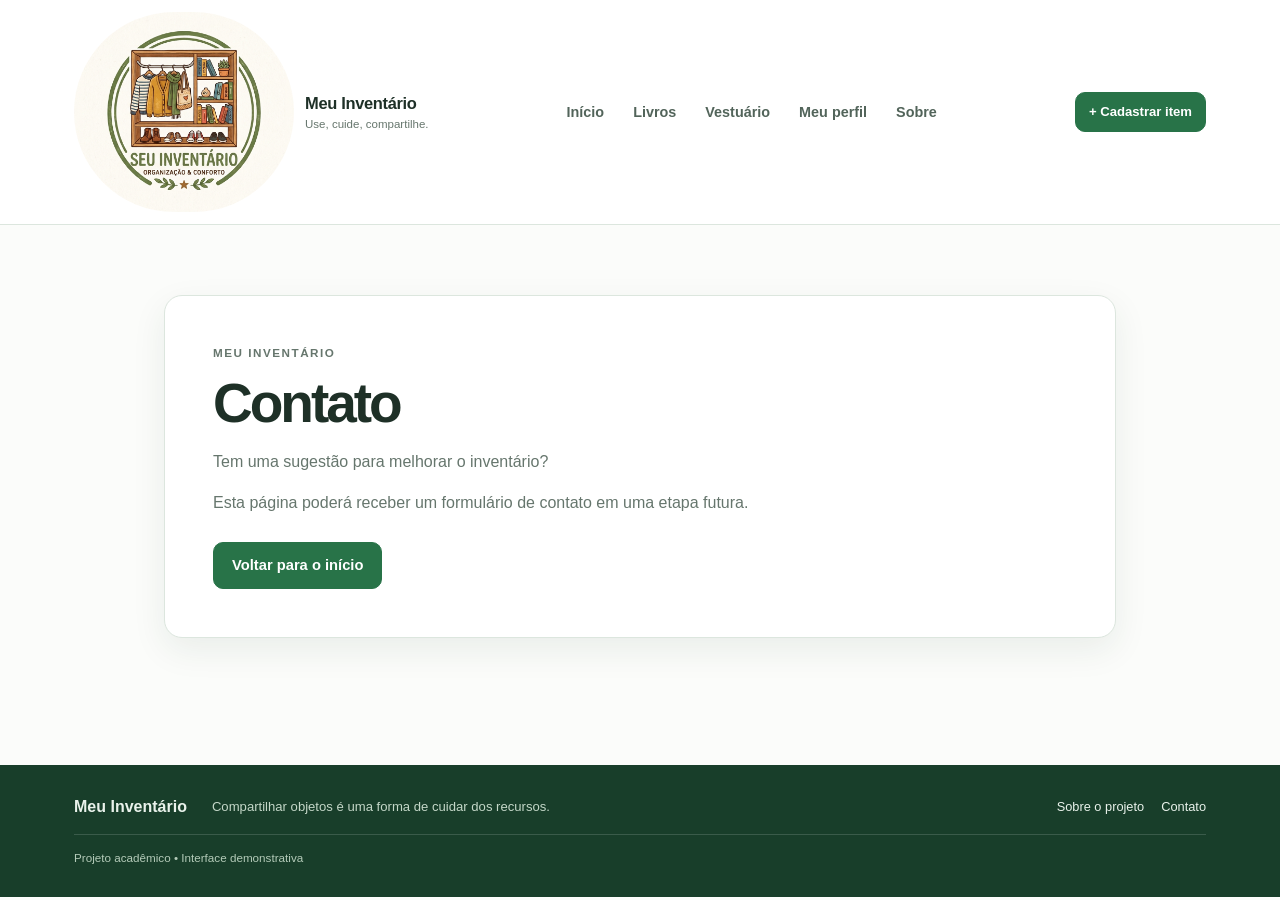
<file: contato.html>
<!DOCTYPE html>
<html lang="pt-BR">
<head>
  <meta charset="UTF-8">
  <meta name="viewport" content="width=device-width, initial-scale=1.0">
  <title>Contato | Meu Inventário</title>
  <link rel="stylesheet" href="style.css">
</head>
<body>
  <a class="skip-link" href="#conteudo">Pular para o conteúdo</a>
  <header class="site-header">
    <div class="header-inner">
      <a class="brand" href="index.html"><img src="imagens/logo.jpg" alt="" class="brand-logo"><span class="brand-copy"><strong>Meu Inventário</strong><small>Use, cuide, compartilhe.</small></span></a>
      <nav class="main-nav" aria-label="Navegação principal">
        <a class="nav-link" href="index.html">Início</a><a class="nav-link " href="livros.html">Livros</a><a class="nav-link " href="vestuario.html">Vestuário</a><a class="nav-link " href="perfil.html">Meu perfil</a><a class="nav-link " href="sobre.html">Sobre</a>
      </nav>
      <a class="button button-small" href="index.html#cadastro">+ Cadastrar item</a>
    </div>
  </header>
  <main id="conteudo" class="simple-page">
    <section class="simple-panel">
      <p class="eyebrow">MEU INVENTÁRIO</p>
      <h1>Contato</h1>
      <p>Tem uma sugestão para melhorar o inventário?</p>
      <p>Esta página poderá receber um formulário de contato em uma etapa futura.</p>
      <a class="button" href="index.html">Voltar para o início</a>
    </section>
  </main>
  <footer class="site-footer"><div class="footer-inner"><a class="footer-brand" href="index.html">Meu Inventário</a><p>Compartilhar objetos é uma forma de cuidar dos recursos.</p><nav aria-label="Links do rodapé"><a href="sobre.html">Sobre o projeto</a><a href="contato.html">Contato</a></nav><small>Projeto acadêmico • Interface demonstrativa</small></div></footer>
</body>
</html>
</file>
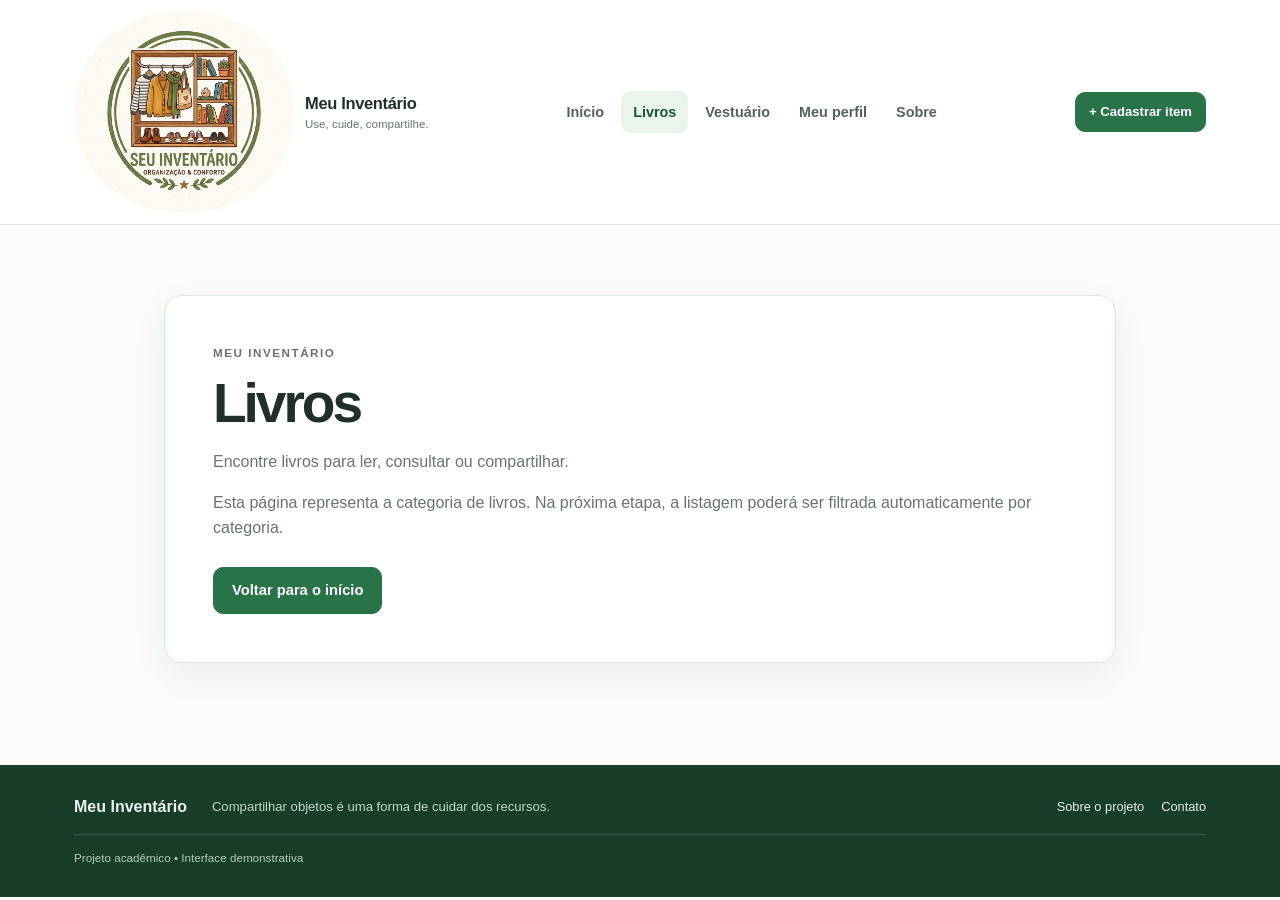
<file: livros.html>
<!DOCTYPE html>
<html lang="pt-BR">
<head>
  <meta charset="UTF-8">
  <meta name="viewport" content="width=device-width, initial-scale=1.0">
  <title>Livros | Meu Inventário</title>
  <link rel="stylesheet" href="style.css">
</head>
<body>
  <a class="skip-link" href="#conteudo">Pular para o conteúdo</a>
  <header class="site-header">
    <div class="header-inner">
      <a class="brand" href="index.html"><img src="imagens/logo.jpg" alt="" class="brand-logo"><span class="brand-copy"><strong>Meu Inventário</strong><small>Use, cuide, compartilhe.</small></span></a>
      <nav class="main-nav" aria-label="Navegação principal">
        <a class="nav-link" href="index.html">Início</a><a class="nav-link active" href="livros.html">Livros</a><a class="nav-link " href="vestuario.html">Vestuário</a><a class="nav-link " href="perfil.html">Meu perfil</a><a class="nav-link " href="sobre.html">Sobre</a>
      </nav>
      <a class="button button-small" href="index.html#cadastro">+ Cadastrar item</a>
    </div>
  </header>
  <main id="conteudo" class="simple-page">
    <section class="simple-panel">
      <p class="eyebrow">MEU INVENTÁRIO</p>
      <h1>Livros</h1>
      <p>Encontre livros para ler, consultar ou compartilhar.</p>
      <p>Esta página representa a categoria de livros. Na próxima etapa, a listagem poderá ser filtrada automaticamente por categoria.</p>
      <a class="button" href="index.html">Voltar para o início</a>
    </section>
  </main>
  <footer class="site-footer"><div class="footer-inner"><a class="footer-brand" href="index.html">Meu Inventário</a><p>Compartilhar objetos é uma forma de cuidar dos recursos.</p><nav aria-label="Links do rodapé"><a href="sobre.html">Sobre o projeto</a><a href="contato.html">Contato</a></nav><small>Projeto acadêmico • Interface demonstrativa</small></div></footer>
</body>
</html>
</file>
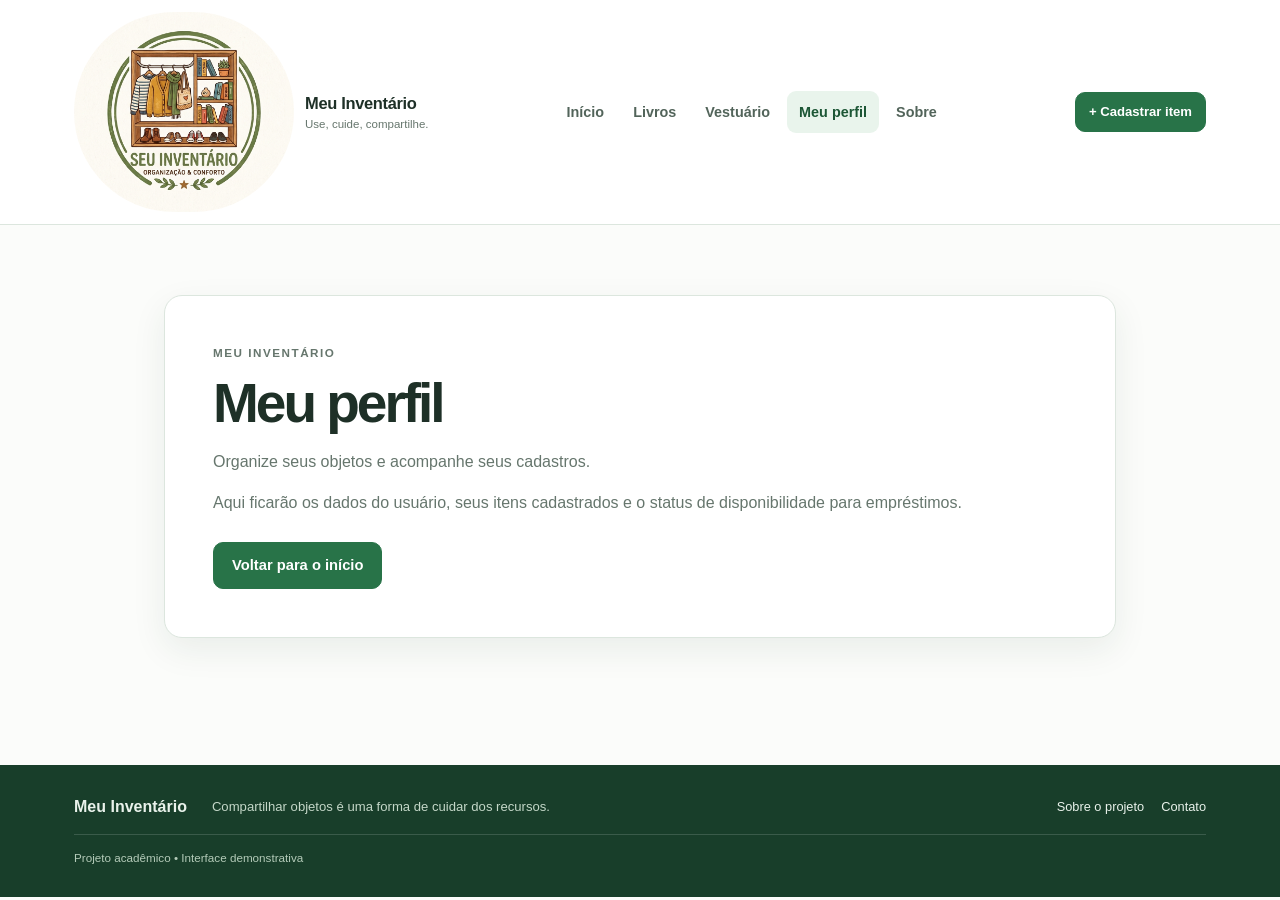
<file: perfil.html>
<!DOCTYPE html>
<html lang="pt-BR">
<head>
  <meta charset="UTF-8">
  <meta name="viewport" content="width=device-width, initial-scale=1.0">
  <title>Meu perfil | Meu Inventário</title>
  <link rel="stylesheet" href="style.css">
</head>
<body>
  <a class="skip-link" href="#conteudo">Pular para o conteúdo</a>
  <header class="site-header">
    <div class="header-inner">
      <a class="brand" href="index.html"><img src="imagens/logo.jpg" alt="" class="brand-logo"><span class="brand-copy"><strong>Meu Inventário</strong><small>Use, cuide, compartilhe.</small></span></a>
      <nav class="main-nav" aria-label="Navegação principal">
        <a class="nav-link" href="index.html">Início</a><a class="nav-link " href="livros.html">Livros</a><a class="nav-link " href="vestuario.html">Vestuário</a><a class="nav-link active" href="perfil.html">Meu perfil</a><a class="nav-link " href="sobre.html">Sobre</a>
      </nav>
      <a class="button button-small" href="index.html#cadastro">+ Cadastrar item</a>
    </div>
  </header>
  <main id="conteudo" class="simple-page">
    <section class="simple-panel">
      <p class="eyebrow">MEU INVENTÁRIO</p>
      <h1>Meu perfil</h1>
      <p>Organize seus objetos e acompanhe seus cadastros.</p>
      <p>Aqui ficarão os dados do usuário, seus itens cadastrados e o status de disponibilidade para empréstimos.</p>
      <a class="button" href="index.html">Voltar para o início</a>
    </section>
  </main>
  <footer class="site-footer"><div class="footer-inner"><a class="footer-brand" href="index.html">Meu Inventário</a><p>Compartilhar objetos é uma forma de cuidar dos recursos.</p><nav aria-label="Links do rodapé"><a href="sobre.html">Sobre o projeto</a><a href="contato.html">Contato</a></nav><small>Projeto acadêmico • Interface demonstrativa</small></div></footer>
</body>
</html>
</file>
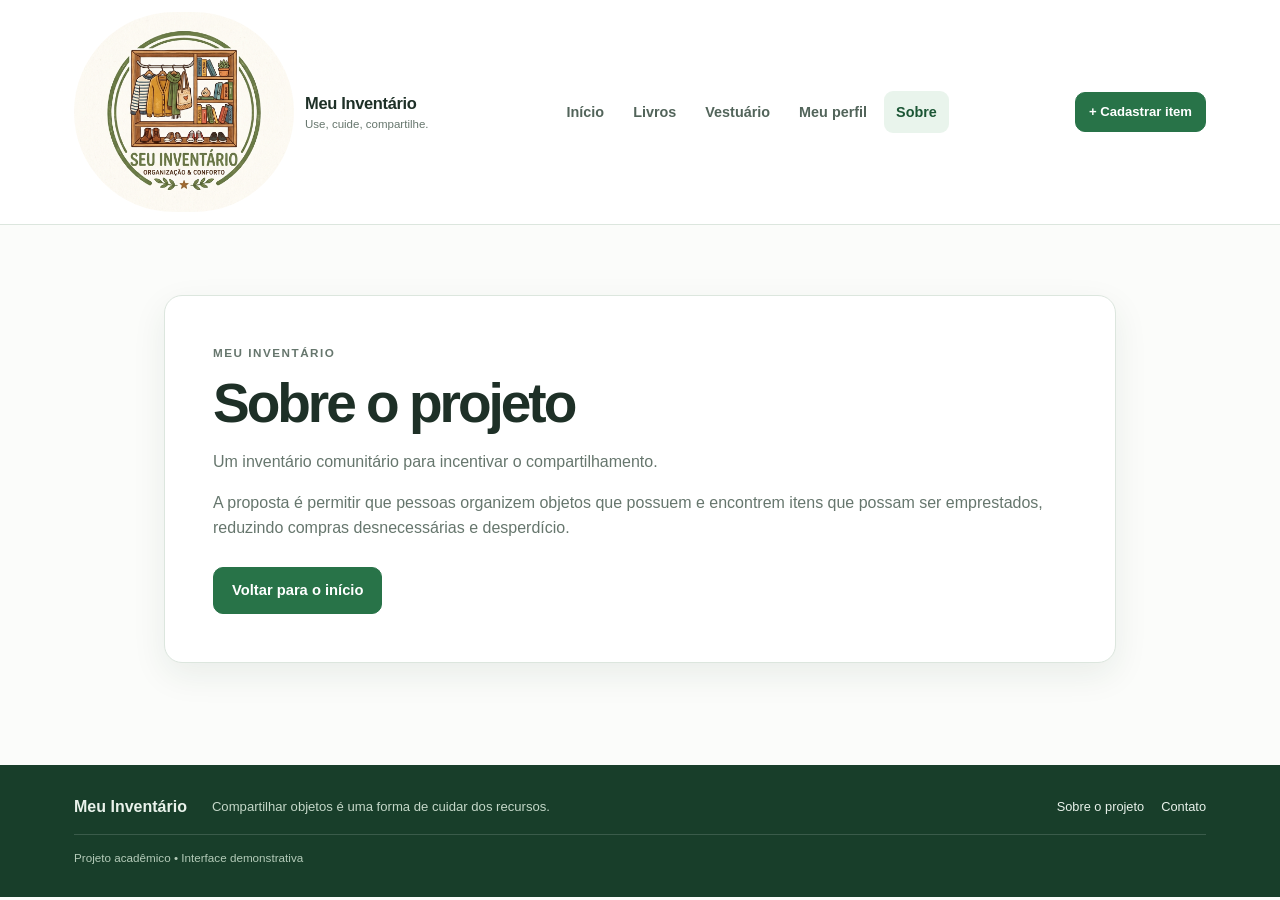
<file: sobre.html>
<!DOCTYPE html>
<html lang="pt-BR">
<head>
  <meta charset="UTF-8">
  <meta name="viewport" content="width=device-width, initial-scale=1.0">
  <title>Sobre o projeto | Meu Inventário</title>
  <link rel="stylesheet" href="style.css">
</head>
<body>
  <a class="skip-link" href="#conteudo">Pular para o conteúdo</a>
  <header class="site-header">
    <div class="header-inner">
      <a class="brand" href="index.html"><img src="imagens/logo.jpg" alt="" class="brand-logo"><span class="brand-copy"><strong>Meu Inventário</strong><small>Use, cuide, compartilhe.</small></span></a>
      <nav class="main-nav" aria-label="Navegação principal">
        <a class="nav-link" href="index.html">Início</a><a class="nav-link " href="livros.html">Livros</a><a class="nav-link " href="vestuario.html">Vestuário</a><a class="nav-link " href="perfil.html">Meu perfil</a><a class="nav-link active" href="sobre.html">Sobre</a>
      </nav>
      <a class="button button-small" href="index.html#cadastro">+ Cadastrar item</a>
    </div>
  </header>
  <main id="conteudo" class="simple-page">
    <section class="simple-panel">
      <p class="eyebrow">MEU INVENTÁRIO</p>
      <h1>Sobre o projeto</h1>
      <p>Um inventário comunitário para incentivar o compartilhamento.</p>
      <p>A proposta é permitir que pessoas organizem objetos que possuem e encontrem itens que possam ser emprestados, reduzindo compras desnecessárias e desperdício.</p>
      <a class="button" href="index.html">Voltar para o início</a>
    </section>
  </main>
  <footer class="site-footer"><div class="footer-inner"><a class="footer-brand" href="index.html">Meu Inventário</a><p>Compartilhar objetos é uma forma de cuidar dos recursos.</p><nav aria-label="Links do rodapé"><a href="sobre.html">Sobre o projeto</a><a href="contato.html">Contato</a></nav><small>Projeto acadêmico • Interface demonstrativa</small></div></footer>
</body>
</html>
</file>
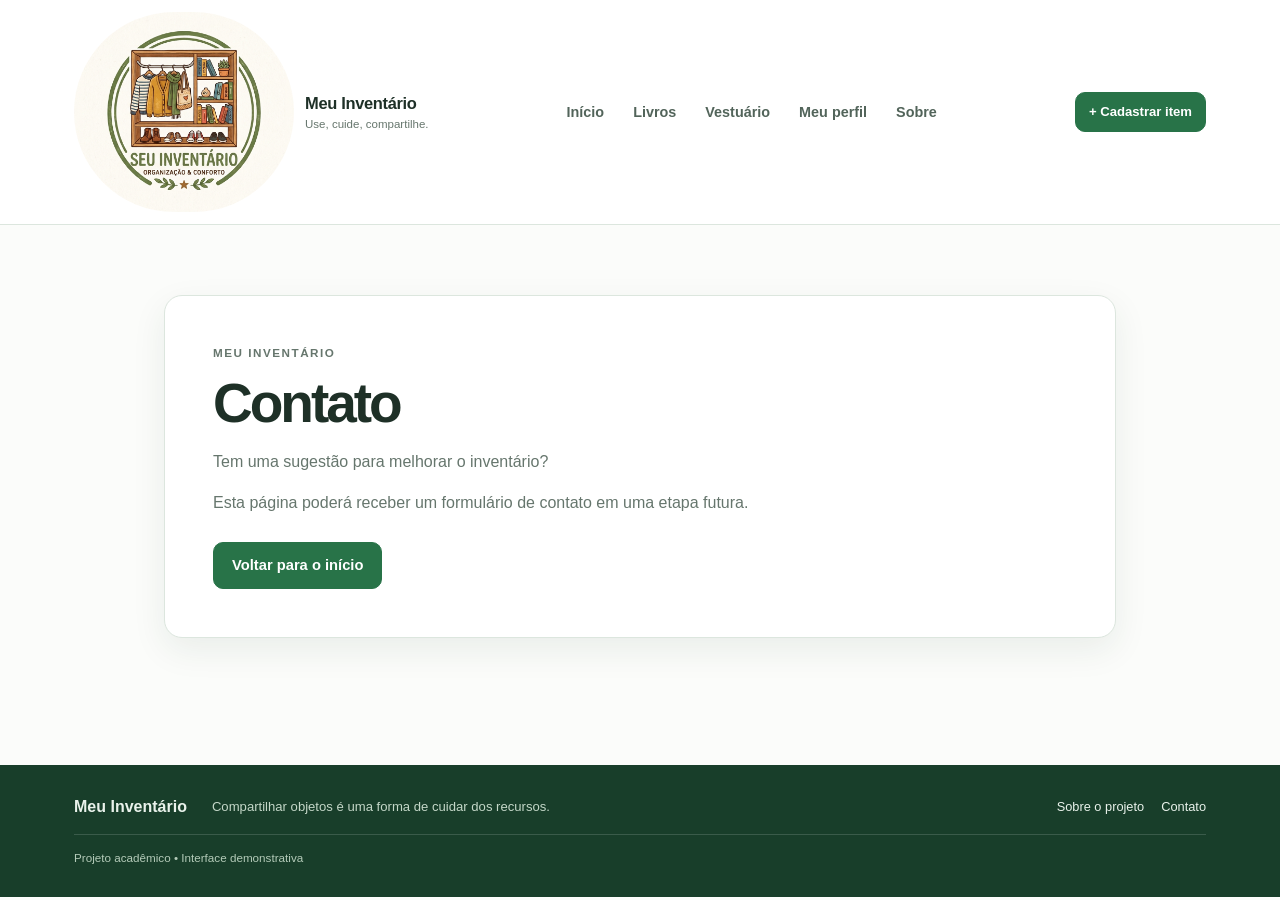
<file: html/contato.html>
<!DOCTYPE html>
<html lang="pt-BR">
<head>
  <meta charset="UTF-8">
  <meta name="viewport" content="width=device-width, initial-scale=1.0">
  <title>Contato | Meu Inventário</title>
  <link rel="stylesheet" href="../css/style.css">
</head>
<body>
  <a class="skip-link" href="#conteudo">Pular para o conteúdo</a>
  <header class="site-header">
    <div class="header-inner">
      <a class="brand" href="index.html"><img src="/imagens/logo.jpg" alt="" class="brand-logo"><span class="brand-copy"><strong>Meu Inventário</strong><small>Use, cuide, compartilhe.</small></span></a>
      <nav class="main-nav" aria-label="Navegação principal">
        <a class="nav-link" href="index.html">Início</a><a class="nav-link " href="livros.html">Livros</a><a class="nav-link " href="vestuario.html">Vestuário</a><a class="nav-link " href="perfil.html">Meu perfil</a><a class="nav-link " href="sobre.html">Sobre</a>
      </nav>
      <a class="button button-small" href="index.html#cadastro">+ Cadastrar item</a>
    </div>
  </header>
  <main id="conteudo" class="simple-page">
    <section class="simple-panel">
      <p class="eyebrow">MEU INVENTÁRIO</p>
      <h1>Contato</h1>
      <p>Tem uma sugestão para melhorar o inventário?</p>
      <p>Esta página poderá receber um formulário de contato em uma etapa futura.</p>
      <a class="button" href="index.html">Voltar para o início</a>
    </section>
  </main>
  <footer class="site-footer"><div class="footer-inner"><a class="footer-brand" href="index.html">Meu Inventário</a><p>Compartilhar objetos é uma forma de cuidar dos recursos.</p><nav aria-label="Links do rodapé"><a href="sobre.html">Sobre o projeto</a><a href="contato.html">Contato</a></nav><small>Projeto acadêmico • Interface demonstrativa</small></div></footer>
</body>
</html>
</file>
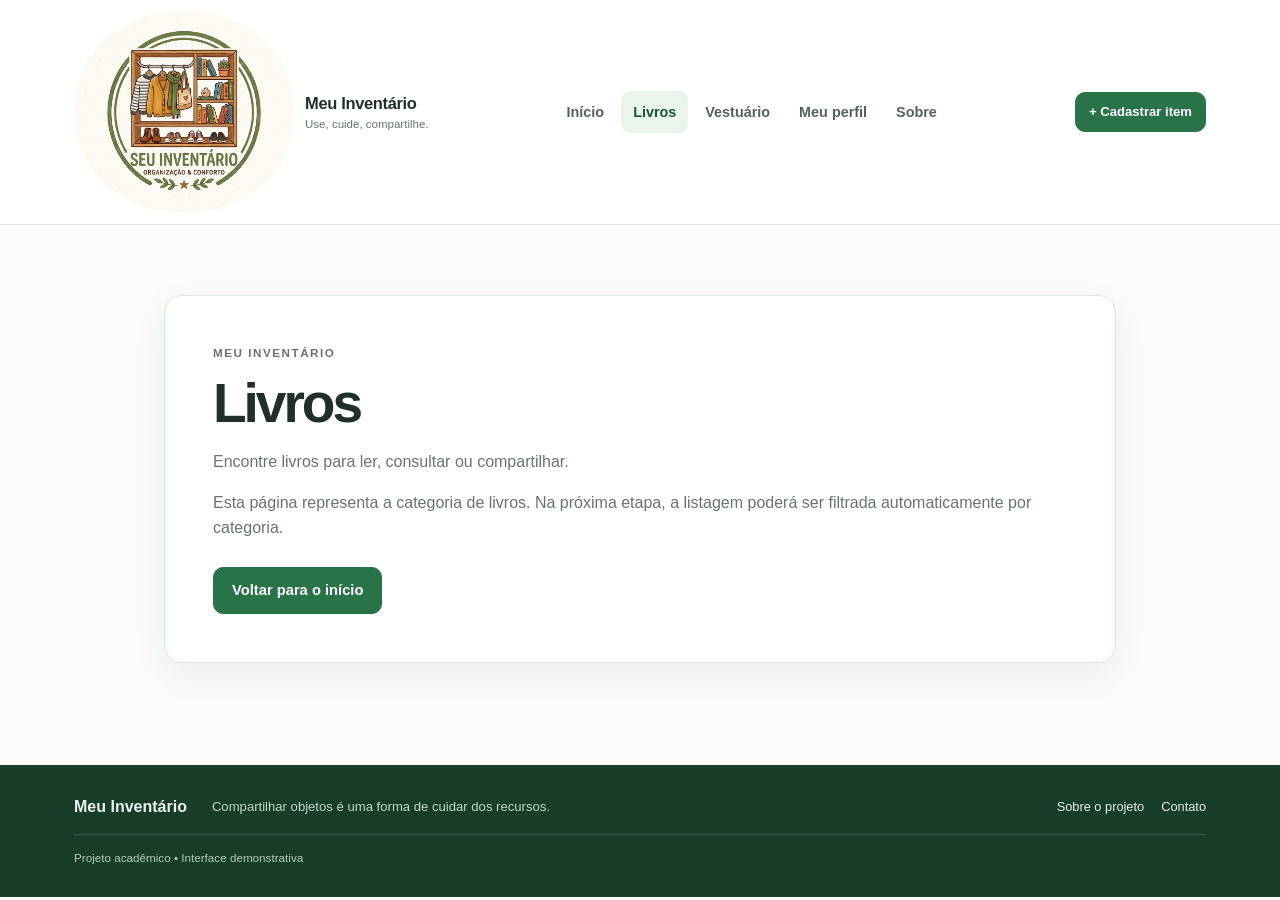
<file: html/livros.html>
<!DOCTYPE html>
<html lang="pt-BR">
<head>
  <meta charset="UTF-8">
  <meta name="viewport" content="width=device-width, initial-scale=1.0">
  <title>Livros | Meu Inventário</title>
  <link rel="stylesheet" href="../css/style.css">
</head>
<body>
  <a class="skip-link" href="#conteudo">Pular para o conteúdo</a>
  <header class="site-header">
    <div class="header-inner">
      <a class="brand" href="index.html"><img src="/imagens/logo.jpg" alt="" class="brand-logo"><span class="brand-copy"><strong>Meu Inventário</strong><small>Use, cuide, compartilhe.</small></span></a>
      <nav class="main-nav" aria-label="Navegação principal">
        <a class="nav-link" href="index.html">Início</a><a class="nav-link active" href="livros.html">Livros</a><a class="nav-link " href="vestuario.html">Vestuário</a><a class="nav-link " href="perfil.html">Meu perfil</a><a class="nav-link " href="sobre.html">Sobre</a>
      </nav>
      <a class="button button-small" href="index.html#cadastro">+ Cadastrar item</a>
    </div>
  </header>
  <main id="conteudo" class="simple-page">
    <section class="simple-panel">
      <p class="eyebrow">MEU INVENTÁRIO</p>
      <h1>Livros</h1>
      <p>Encontre livros para ler, consultar ou compartilhar.</p>
      <p>Esta página representa a categoria de livros. Na próxima etapa, a listagem poderá ser filtrada automaticamente por categoria.</p>
      <a class="button" href="index.html">Voltar para o início</a>
    </section>
  </main>
  <footer class="site-footer"><div class="footer-inner"><a class="footer-brand" href="index.html">Meu Inventário</a><p>Compartilhar objetos é uma forma de cuidar dos recursos.</p><nav aria-label="Links do rodapé"><a href="sobre.html">Sobre o projeto</a><a href="contato.html">Contato</a></nav><small>Projeto acadêmico • Interface demonstrativa</small></div></footer>
</body>
</html>
</file>
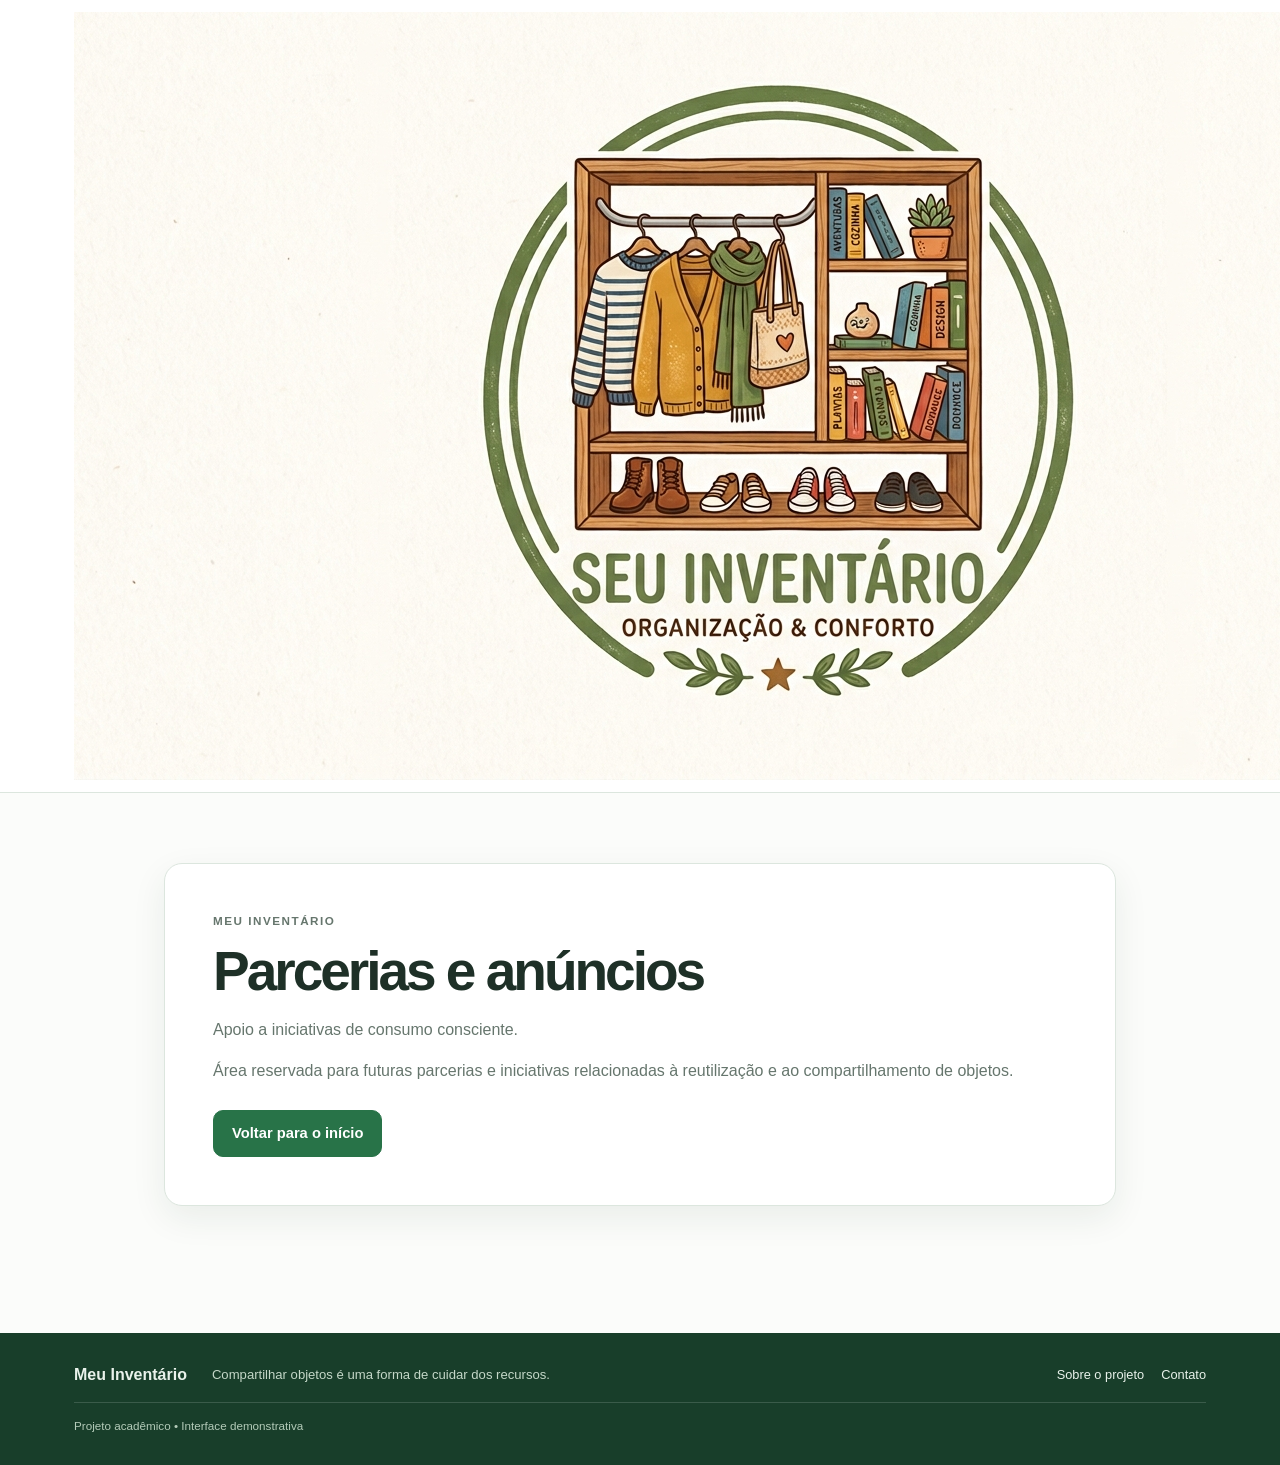
<file: html/patrocinios.html>
<!DOCTYPE html>
<html lang="pt-BR">
<head>
  <meta charset="UTF-8">
  <meta name="viewport" content="width=device-width, initial-scale=1.0">
  <title>Parcerias e anúncios | Meu Inventário</title>
  <link rel="stylesheet" href="../css/style.css">
</head>
<body>
  <a class="skip-link" href="#conteudo">Pular para o conteúdo</a>
  <header class="site-header">
    <div class="header-inner">
      <a class="brand" href="index.html"><img src="../imagens/logo.jpg">ass="brand-copy"><strong>Meu Inventário</strong><small>Use, cuide, compartilhe.</small></span></a>
      <nav class="main-nav" aria-label="Navegação principal">
        <a class="nav-link" href="index.html">Início</a><a class="nav-link " href="livros.html">Livros</a><a class="nav-link " href="vestuario.html">Vestuário</a><a class="nav-link " href="perfil.html">Meu perfil</a><a class="nav-link " href="sobre.html">Sobre</a>
      </nav>
      <a class="button button-small" href="index.html#cadastro">+ Cadastrar item</a>
    </div>
  </header>
  <main id="conteudo" class="simple-page">
    <section class="simple-panel">
      <p class="eyebrow">MEU INVENTÁRIO</p>
      <h1>Parcerias e anúncios</h1>
      <p>Apoio a iniciativas de consumo consciente.</p>
      <p>Área reservada para futuras parcerias e iniciativas relacionadas à reutilização e ao compartilhamento de objetos.</p>
      <a class="button" href="index.html">Voltar para o início</a>
    </section>
  </main>
  <footer class="site-footer"><div class="footer-inner"><a class="footer-brand" href="index.html">Meu Inventário</a><p>Compartilhar objetos é uma forma de cuidar dos recursos.</p><nav aria-label="Links do rodapé"><a href="sobre.html">Sobre o projeto</a><a href="contato.html">Contato</a></nav><small>Projeto acadêmico • Interface demonstrativa</small></div></footer>
</body>
</html>
</file>
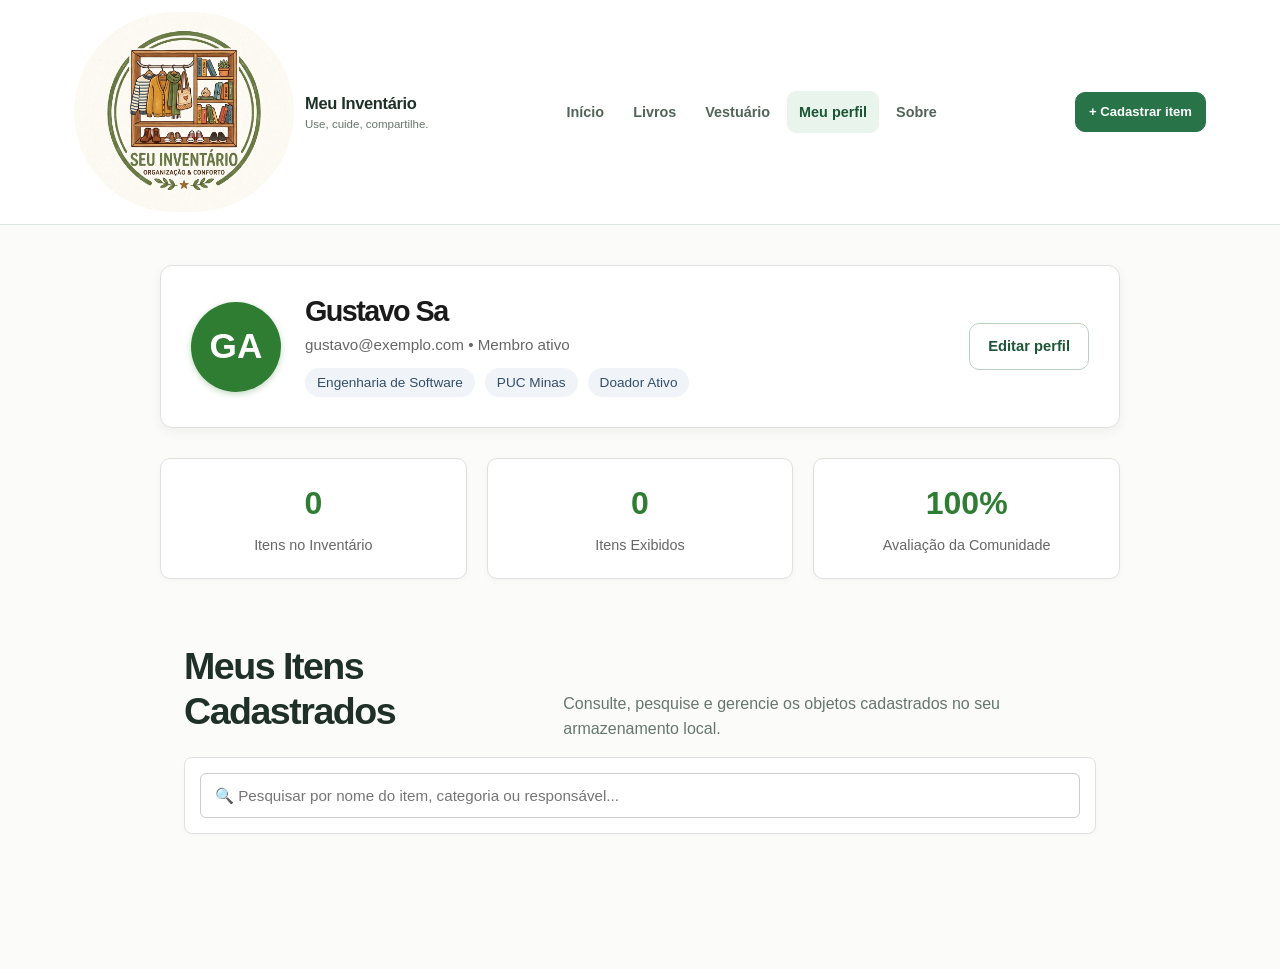
<file: html/perfil.html>
<!DOCTYPE html>
<html lang="pt-BR">
<head>
    <meta charset="UTF-8">
    <meta name="viewport" content="width=device-width, initial-scale=1.0">
    <meta name="description" content="Meu Perfil - Visualize e gerencie seus itens cadastrados no Meu Inventário.">
    <title>Meu Perfil | Meu Inventário</title>
    
    <!-- CSS Principal do Projeto (Subindo 1 nível caso esteja na pasta /html) -->
    <link rel="stylesheet" href="../css/style.css">
    
    <!-- Estilos específicos da tela de Perfil -->
    <style>
        .profile-container {
            max-width: 1000px;
            margin: 40px auto;
            padding: 0 20px;
            font-family: inherit;
        }

        .profile-header-card {
            background: #ffffff;
            border: 1px solid #e0e0e0;
            border-radius: 12px;
            padding: 30px;
            display: flex;
            align-items: center;
            gap: 24px;
            box-shadow: 0 4px 12px rgba(0, 0, 0, 0.05);
            margin-bottom: 30px;
        }

        .profile-avatar-large {
            width: 90px;
            height: 90px;
            border-radius: 50%;
            background: #2e7d32;
            color: #ffffff;
            font-size: 2.2rem;
            font-weight: bold;
            display: flex;
            align-items: center;
            justify-content: center;
            flex-shrink: 0;
            box-shadow: 0 2px 6px rgba(46, 125, 50, 0.3);
        }

        .profile-info {
            flex-grow: 1;
        }

        .profile-info h1 {
            margin: 0 0 6px 0;
            font-size: 1.8rem;
            color: #1a1a1a;
        }

        .profile-info p {
            margin: 0 0 12px 0;
            color: #666666;
            font-size: 0.95rem;
        }

        .profile-badges {
            display: flex;
            gap: 10px;
            flex-wrap: wrap;
        }

        .profile-badge {
            background: #f0f4f8;
            color: #334e68;
            padding: 4px 12px;
            border-radius: 16px;
            font-size: 0.85rem;
            font-weight: 500;
        }

        .profile-actions {
            display: flex;
            gap: 10px;
        }

        .profile-stats-grid {
            display: grid;
            grid-template-columns: repeat(auto-fit, minmax(220px, 1fr));
            gap: 20px;
            margin-bottom: 35px;
        }

        .profile-stat-card {
            background: #ffffff;
            border: 1px solid #e0e0e0;
            border-radius: 10px;
            padding: 20px;
            text-align: center;
            box-shadow: 0 2px 6px rgba(0, 0, 0, 0.03);
        }

        .profile-stat-card .number {
            font-size: 2rem;
            font-weight: 700;
            color: #2e7d32;
            display: block;
            margin-bottom: 4px;
        }

        .profile-stat-card .label {
            color: #666666;
            font-size: 0.9rem;
        }

        .profile-search-bar {
            margin-bottom: 25px;
            display: flex;
            gap: 12px;
            background: #ffffff;
            padding: 15px;
            border-radius: 8px;
            border: 1px solid #e0e0e0;
            box-shadow: 0 2px 4px rgba(0,0,0,0.02);
        }

        .profile-search-bar input {
            flex: 1;
            padding: 10px 14px;
            border: 1px solid #ccc;
            border-radius: 6px;
            font-size: 0.95rem;
            outline: none;
            transition: border-color 0.2s;
        }

        .profile-search-bar input:focus {
            border-color: #2e7d32;
        }

        .user-items-grid {
            display: grid;
            grid-template-columns: repeat(auto-fill, minmax(280px, 1fr));
            gap: 20px;
        }

        .item-card {
            background: #ffffff;
            border: 1px solid #e0e0e0;
            border-radius: 8px;
            padding: 18px;
            box-shadow: 0 2px 6px rgba(0,0,0,0.04);
            display: flex;
            flex-direction: column;
            justify-content: space-between;
        }

        .item-status-badge {
            display: inline-block;
            padding: 2px 8px;
            border-radius: 4px;
            font-size: 0.75rem;
            font-weight: 600;
        }

        .status-disponivel { background: #e8f5e9; color: #2e7d32; }

        .category-pill {
            background: #f4f6f8;
            color: #444;
            padding: 2px 8px;
            border-radius: 4px;
            font-size: 0.8rem;
            font-weight: 600;
        }

        /* Estilos do Modal */
        .modal {
            position: fixed;
            top: 0;
            left: 0;
            width: 100%;
            height: 100%;
            background: rgba(0, 0, 0, 0.5);
            z-index: 1000;
            display: flex;
            align-items: center;
            justify-content: center;
        }

        .modal-content {
            background: #ffffff;
            max-width: 450px;
            width: 90%;
            padding: 25px;
            border-radius: 10px;
            position: relative;
            box-shadow: 0 8px 24px rgba(0, 0, 0, 0.15);
        }

        .close-modal {
            position: absolute;
            right: 15px;
            top: 15px;
            cursor: pointer;
            font-size: 24px;
            color: #888;
            border: none;
            background: none;
        }

        @media (max-width: 768px) {
            .profile-header-card {
                flex-direction: column;
                text-align: center;
            }

            .profile-actions {
                width: 100%;
                justify-content: center;
                margin-top: 15px;
            }
        }
    </style>
</head>
<body>
    <a class="skip-link" href="#conteudo">Pular para o conteúdo</a>
    
    <!-- Cabeçalho Principal -->
    <header class="site-header">
        <div class="header-inner">
            <a class="brand" href="index.html" aria-label="Meu Inventário - página inicial">
                <img src="../imagens/logo.jpg" alt="Logo" class="brand-logo" onerror="this.style.display='none'">
                <span class="brand-copy"><strong>Meu Inventário</strong><small>Use, cuide, compartilhe.</small></span>
            </a>
            <nav class="main-nav" aria-label="Navegação principal">
                <a class="nav-link" href="index.html">Início</a>
                <a class="nav-link" href="livros.html">Livros</a>
                <a class="nav-link" href="vestuario.html">Vestuário</a>
                <a class="nav-link active" href="perfil.html" aria-current="page">Meu perfil</a>
                <a class="nav-link" href="sobre.html">Sobre</a>
            </nav>
            <a class="button button-small" href="index.html#cadastro">+ Cadastrar item</a>
        </div>
    </header>

    <main id="conteudo" class="profile-container">
        <!-- Cartão de Informações do Perfil -->
        <section class="profile-header-card">
            <div class="profile-avatar-large" id="profile-avatar">GA</div>
            <div class="profile-info">
                <h1 id="profile-name">Gustavo Sa</h1>
                <p id="profile-email">gustavo@exemplo.com • Membro ativo</p>
                <div class="profile-badges">
                    <span class="profile-badge">Engenharia de Software</span>
                    <span class="profile-badge">PUC Minas</span>
                    <span class="profile-badge">Doador Ativo</span>
                </div>
            </div>
            <div class="profile-actions">
                <button class="button button-outline" id="btn-edit-profile">Editar perfil</button>
            </div>
        </section>

        <!-- Estatísticas Gerais -->
        <section class="profile-stats-grid" aria-label="Estatísticas da conta">
            <div class="profile-stat-card">
                <span class="number" id="stat-total-items">0</span>
                <span class="label">Itens no Inventário</span>
            </div>
            <div class="profile-stat-card">
                <span class="number" id="stat-active-loans">0</span>
                <span class="label">Itens Exibidos</span>
            </div>
            <div class="profile-stat-card">
                <span class="number">100%</span>
                <span class="label">Avaliação da Comunidade</span>
            </div>
        </section>

        <!-- Seção de Gerenciamento e Pesquisa de Itens -->
        <section class="section">
            <div class="section-heading" style="margin-bottom: 15px;">
                <h2>Meus Itens Cadastrados</h2>
                <p class="section-description">Consulte, pesquise e gerencie os objetos cadastrados no seu armazenamento local.</p>
            </div>

            <!-- Barra de Pesquisa em Tempo Real -->
            <div class="profile-search-bar">
                <input type="text" id="search-profile-input" placeholder="🔍 Pesquisar por nome do item, categoria ou responsável...">
            </div>

            <!-- Listagem Dinâmica -->
            <div id="user-items-container" class="inventory-grid user
</file>
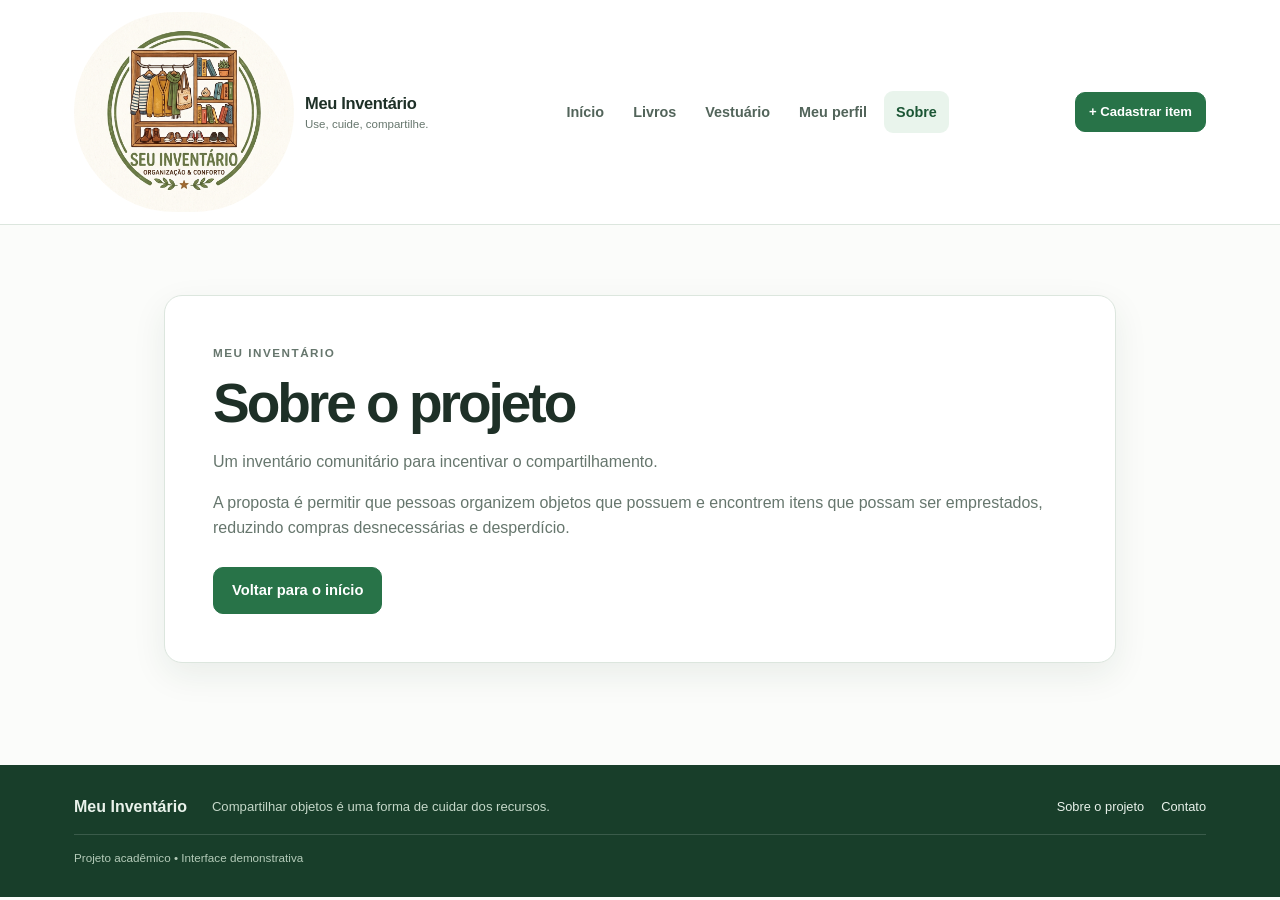
<file: html/sobre.html>
<!DOCTYPE html>
<html lang="pt-BR">
<head>
  <meta charset="UTF-8">
  <meta name="viewport" content="width=device-width, initial-scale=1.0">
  <title>Sobre o projeto | Meu Inventário</title>
  <link rel="stylesheet" href="../css/style.css">
</head>
<body>
  <a class="skip-link" href="#conteudo">Pular para o conteúdo</a>
  <header class="site-header">
    <div class="header-inner">
      <a class="brand" href="index.html"><img src="/imagens/logo.jpg" alt="" class="brand-logo"><span class="brand-copy"><strong>Meu Inventário</strong><small>Use, cuide, compartilhe.</small></span></a>
      <nav class="main-nav" aria-label="Navegação principal">
        <a class="nav-link" href="index.html">Início</a><a class="nav-link " href="livros.html">Livros</a><a class="nav-link " href="vestuario.html">Vestuário</a><a class="nav-link " href="perfil.html">Meu perfil</a><a class="nav-link active" href="sobre.html">Sobre</a>
      </nav>
      <a class="button button-small" href="index.html#cadastro">+ Cadastrar item</a>
    </div>
  </header>
  <main id="conteudo" class="simple-page">
    <section class="simple-panel">
      <p class="eyebrow">MEU INVENTÁRIO</p>
      <h1>Sobre o projeto</h1>
      <p>Um inventário comunitário para incentivar o compartilhamento.</p>
      <p>A proposta é permitir que pessoas organizem objetos que possuem e encontrem itens que possam ser emprestados, reduzindo compras desnecessárias e desperdício.</p>
      <a class="button" href="index.html">Voltar para o início</a>
    </section>
  </main>
  <footer class="site-footer"><div class="footer-inner"><a class="footer-brand" href="index.html">Meu Inventário</a><p>Compartilhar objetos é uma forma de cuidar dos recursos.</p><nav aria-label="Links do rodapé"><a href="sobre.html">Sobre o projeto</a><a href="contato.html">Contato</a></nav><small>Projeto acadêmico • Interface demonstrativa</small></div></footer>
</body>
</html>
</file>
<file: style.css>
/* Meu Inventário — Etapa 2: identidade visual, layout e responsividade */

:root {
  --green: #287348;
  --green-dark: #1c5635;
  --green-light: #e9f4ec;
  --mint: #f4f8f3;
  --ink: #1e3027;
  --muted: #66766d;
  --line: #dce6de;
  --white: #ffffff;
  --orange: #f0b66a;
  --danger: #a23d3d;
  --shadow: 0 12px 34px rgba(27, 61, 42, .08);
  --radius: 18px;
}

*, *::before, *::after {
  box-sizing: border-box;
}

html {
  scroll-behavior: smooth;
  scroll-padding-top: 100px;
}

body {
  margin: 0;
  background: #fbfcfa;
  color: var(--ink);
  font-family: Inter, "Segoe UI", Roboto, Arial, sans-serif;
  font-size: 16px;
  line-height: 1.55;
}

img {
  max-width: 100%;
  display: block;
}

a {
  color: inherit;
  text-decoration: none;
}

button, input, select, textarea {
  font: inherit;
}

button, select, a {
  -webkit-tap-highlight-color: transparent;
}

button, .button {
  cursor: pointer;
}

:focus-visible {
  outline: 3px solid #d58b28;
  outline-offset: 3px;
}

.skip-link {
  position: absolute;
  left: 12px;
  top: -60px;
  padding: 10px 14px;
  background: var(--white);
  color: var(--green-dark);
  z-index: 10;
  border-radius: 8px;
}

.skip-link:focus {
  top: 12px;
}

.sr-only {
  position: absolute;
  width: 1px;
  height: 1px;
  padding: 0;
  margin: -1px;
  overflow: hidden;
  clip: rect(0,0,0,0);
  white-space: nowrap;
  border: 0;
}

/* Header & Navegação */

.site-header {
  position: sticky;
  top: 0;
  z-index: 5;
  background: rgba(255, 255, 255, .96);
  border-bottom: 1px solid var(--line);
  backdrop-filter: blur(12px);
}

.header-inner {
  max-width: 1180px;
  min-height: 82px;
  padding: 12px 24px;
  margin: 0 auto;
  display: flex;
  align-items: center;
  gap: 28px;
}

.brand {
  display: inline-flex;
  align-items: center;
  gap: 11px;
  flex-shrink: 0;
}

.brand-logo {
  width: 220px;
  height: 200px;
  border-radius: 202px;
  object-fit: cover;
}

.brand-copy {
  display: grid;
  line-height: 1.25;
}

.brand-copy strong {
  font-size: 1.03rem;
  letter-spacing: -.02em;
}

.brand-copy small {
  margin-top: 4px;
  color: var(--muted);
  font-size: .72rem;
}

.main-nav {
  display: flex;
  align-items: center;
  justify-content: center;
  gap: 5px;
  flex: 1;
}

.nav-link {
  color: #52645a;
  font-size: .9rem;
  font-weight: 650;
  padding: 10px 12px;
  border-radius: 9px;
  transition: background .18s ease, color .18s ease;
}

.nav-link:hover, 
.nav-link.active {
  background: var(--green-light);
  color: var(--green-dark);
}

/* Botões */

.button {
  min-height: 46px;
  display: inline-flex;
  justify-content: center;
  align-items: center;
  gap: 8px;
  padding: 11px 18px;
  border: 1px solid var(--green);
  border-radius: 10px;
  background: var(--green);
  color: var(--white);
  font-weight: 750;
  font-size: .92rem;
  text-align: center;
  transition: background .18s ease, border-color .18s ease, transform .18s ease;
}

.button:hover {
  background: var(--green-dark);
  border-color: var(--green-dark);
  transform: translateY(-1px);
}

.button-small {
  min-height: 40px;
  padding: 9px 13px;
  white-space: nowrap;
  font-size: .82rem;
}

.button-outline {
  background: transparent;
  color: var(--green-dark);
  border-color: #b9d1c0;
}

.button-outline:hover {
  background: var(--green-light);
  color: var(--green-dark);
  border-color: var(--green);
}

/* Hero Section */

.hero {
  max-width: 1180px;
  margin: 0 auto;
  padding: 64px 24px 50px;
  display: grid;
  grid-template-columns: minmax(0, 1.12fr) minmax(320px, .88fr);
  align-items: center;
  gap: clamp(30px, 6vw, 82px);
}

.hero-content {
  max-width: 610px;
}

.eyebrow {
  color: var(--green);
  font-size: .73rem;
  font-weight: 850;
  letter-spacing: .13em;
  margin: 0 0 12px;
}

h1, h2, h3, p {
  margin-top: 0;
}

h1 {
  max-width: 620px;
  margin-bottom: 18px;
  font-size: clamp(2.45rem, 4.3vw, 4.25rem);
  line-height: 1.06;
  letter-spacing: -.055em;
}

.hero-description {
  max-width: 540px;
  color: var(--muted);
  font-size: 1.08rem;
  line-height: 1.75;
  margin-bottom: 25px;
}

.hero-actions {
  display: flex;
  flex-wrap: wrap;
  gap: 11px;
}

.hero-note {
  display: flex;
  align-items: center;
  gap: 9px;
  margin-top: 22px;
  color: var(--muted);
  font-size: .85rem;
}

.status-dot {
  width: 8px;
  height: 8px;
  display: inline-block;
  background: #57a56e;
  border-radius: 50%;
  box-shadow: 0 0 0 4px #e3f3e6;
}

/* Card Ilustrativo */

.hero-card {
  padding: 20px;
  border: 1px solid #e4ece4;
  border-radius: 25px;
  background: linear-gradient(145deg, #f1f7ef, #e5f0e7);
  box-shadow: var(--shadow);
  overflow: hidden;
}

.hero-card-top {
  display: flex;
  align-items: center;
  gap: 10px;
  color: #4d6655;
  font-size: .82rem;
  font-weight: 700;
}

.mini-icon {
  width: 28px;
  height: 28px;
  display: grid;
  place-items: center;
  background: white;
  color: var(--green);
  border-radius: 9px;
  font-size: 1.1rem;
}

.hero-illustration {
  height: 235px;
  position: relative;
  display: flex;
  justify-content: center;
  align-items: center;
}

.illustration-circle {
  position: absolute;
  width: 205px;
  height: 205px;
  border-radius: 50%;
  background: #d1e6d3;
}

.object {
  position: absolute;
  display: grid;
  place-items: center;
  box-shadow: 0 13px 20px rgba(41, 80, 52, .13);
}

.object-book {
  width: 102px;
  height: 135px;
  left: 22%;
  top: 45px;
  border-radius: 8px 13px 13px 8px;
  background: #e4a765;
  transform: rotate(-9deg);
  padding: 18px 12px;
  gap: 8px;
  align-content: center;
}

.object-book span {
  display: block;
  width: 70%;
  height: 3px;
  background: rgba(92, 58, 23, .45);
  border-radius: 5px;
}

.object-box {
  right: 21%;
  bottom: 34px;
  width: 105px;
  height: 94px;
  background: #609575;
  color: white;
  border-radius: 13px;
  font-size: 3rem;
  transform: rotate(5deg);
}

.object-shirt {
  right: 22%;
  top: 26px;
  width: 65px;
  height: 65px;
  border-radius: 50%;
  background: #f7d8b5;
  color: #a46b3b;
  font-size: 2rem;
}

.sparkle {
  position: absolute;
  color: #729f78;
  font-size: 1.5rem;
}

.sparkle-one {
  top: 30px;
  left: 19%;
}

.sparkle-two {
  bottom: 28px;
  right: 18%;
  font-size: 1.2rem;
}

.hero-card-bottom {
  display: grid;
  gap: 4px;
  padding: 14px 16px;
  border-radius: 13px;
  background: rgba(255, 255, 255, .72);
}

.hero-card-bottom strong {
  font-size: .93rem;
}

.hero-card-bottom span {
  color: var(--muted);
  font-size: .82rem;
}

/* Estatísticas */

.stats {
  max-width: 1132px;
  margin: 0 auto;
  padding: 0 24px 52px;
  display: grid;
  grid-template-columns: repeat(3, 1fr);
  gap: 14px;
}

.stat {
  display: flex;
  align-items: center;
  gap: 13px;
  padding: 18px 20px;
  background: white;
  border: 1px solid var(--line);
  border-radius: 14px;
}

.stat-icon {
  width: 42px;
  height: 42px;
  display: grid;
  place-items: center;
  background: var(--green-light);
  color: var(--green);
  border-radius: 12px;
  font-size: 1.35rem;
}

.stat div {
  display: grid;
  gap: 1px;
}

.stat strong {
  font-size: 1.05rem;
}

.stat span:not(.stat-icon) {
  color: var(--muted);
  font-size: .8rem;
}

/* Seções Gerais & Filtros */

.section {
  max-width: 1180px;
  padding: 30px 24px 70px;
  margin: 0 auto;
}

.section-heading {
  display: flex;
  justify-content: space-between;
  align-items: flex-end;
  gap: 24px;
  margin-bottom: 25px;
}

h2 {
  margin-bottom: 8px;
  font-size: clamp(1.8rem, 3vw, 2.35rem);
  line-height: 1.2;
  letter-spacing: -.04em;
}

.section-description {
  color: var(--muted);
  margin-bottom: 0;
}

.text-link {
  color: var(--green);
  font-weight: 750;
  font-size: .9rem;
  white-space: nowrap;
  padding-bottom: 5px;
}

.text-link:hover {
  color: var(--green-dark);
  text-decoration: underline;
  text-underline-offset: 4px;
}

.toolbar {
  display: flex;
  align-items: flex-end;
  gap: 15px;
  padding: 17px;
  margin-bottom: 22px;
  background: white;
  border: 1px solid var(--line);
  border-radius: 14px;
}

.search-form {
  min-width: 220px;
  flex: 1;
  display: flex;
  align-items: center;
  gap: 10px;
}

.search-icon {
  color: var(--muted);
  font-size: 1.8rem;
  line-height: 1;
}

.search-form input {
  flex: 1;
  min-width: 0;
  border: 0;
  outline: 0;
  padding: 10px 0;
  color: var(--ink);
  background: transparent;
}

.search-form input:focus-visible {
  outline: 2px solid #d58b28;
  outline-offset: 3px;
  border-radius: 4px;
}

.search-button {
  min-height: 40px;
  padding: 8px 16px;
}

.filter-controls {
  display: flex;
  gap: 12px;
}

.field {
  display: flex;
  flex-direction: column;
  gap: 7px;
  min-width: 0;
}

.field label {
  color: #3b5043;
  font-size: .84rem;
  font-weight: 750;
}

.field label span, 
.form-footer p span {
  color: #a13e36;
}

.field input, 
.field select, 
.field textarea, 
.compact-field select {
  width: 100%;
  min-width: 0;
  padding: 12px 13px;
  color: var(--ink);
  background: white;
  border: 1px solid #cfdcd1;
  border-radius: 9px;
  outline: none;
  transition: border-color .18s ease, box-shadow .18s ease;
}

.field input::placeholder, 
.field textarea::placeholder {
  color: #89958d;
}

.field input:focus, 
.field select:focus, 
.field textarea:focus, 
.compact-field select:focus {
  border-color: var(--green);
  box-shadow: 0 0 0 3px rgba(40, 115, 72, .12);
}

.compact-field {
  width: 155px;
  gap: 5px;
}

.compact-field label {
  font-size: .74rem;
}

.compact-field select {
  padding: 10px 9px;
  font-size: .82rem;
}

/* Grid de Itens / Cards */

.inventory-grid {
  display: grid;
  grid-template-columns: repeat(3, minmax(0, 1fr));
  gap: 20px;
}

.item-card {
  min-width: 0;
  overflow: hidden;
  border: 1px solid var(--line);
  border-radius: var(--radius);
  background: white;
  box-shadow: 0 5px 18px rgba(27, 61, 42, .035);
  transition: transform .2s ease, box-shadow .2s ease;
}

.item-card:hover {
  transform: translateY(-4px);
  box-shadow: var(--shadow);
}

.item-art {
  height: 170px;
  position: relative;
  overflow: hidden;
  display: grid;
  place-items: center;
}

.art-label {
  position: absolute;
  top: 14px;
  left: 15px;
  padding: 5px 9px;
  border-radius: 7px;
  color: #385b43;
  background: rgba(255, 255, 255, .75);
  font-size: .65rem;
  font-weight: 850;
  letter-spacing: .08em;
}

.art-book {
  background: #f2e4d0;
}

.book-shape {
  width: 87px;
  height: 116px;
  padding: 20px 12px;
  display: flex;
  flex-direction: column;
  justify-content: center;
  gap: 10px;
  border-radius: 5px 12px 12px 5px;
  background: #bc8150;
  box-shadow: 10px 10px 0 #8d5c39;
  transform: rotate(-7deg);
}

.book-shape i {
  display: block;
  height: 3px;
  background: #f1d8af;
  border-radius: 3px;
}

.art-shirt {
  background: #e1ede6;
}

.shirt-shape {
  width: 130px;
  height: 110px;
  display: grid;
  place-items: center;
  clip-path: polygon(24% 0, 39% 9%, 61% 9%, 76% 0, 100% 20%, 83% 42%, 72% 34%, 72% 100%, 28% 100%, 28% 34%, 17% 42%, 0 20%);
  background: #8a9fa7;
  color: #e5edf0;
  font-size: 2rem;
  filter: drop-shadow(0 9px 7px rgba(30, 48, 39, .15));
}

.art-game {
  background: #eee5f5;
}

.game-shape {
  width: 145px;
  height: 80px;
  display: flex;
  align-items: center;
  justify-content: space-around;
  color: #fff;
  background: #77649a;
  border: 7px solid #594879;
  border-radius: 30px;
  transform: rotate(-7deg);
  box-shadow: 0 12px 0 rgba(76, 59, 108, .13);
}

.game-shape span {
  font-size: 2rem;
}

.game-shape b, 
.game-shape i {
  font-size: .8rem;
  font-style: normal;
}

.item-body {
  padding: 17px;
}

.item-meta {
  display: flex;
  align-items: center;
  justify-content: space-between;
  gap: 8px;
  margin-bottom: 11px;
}

.category-pill {
  padding: 4px 9px;
  border-radius: 6px;
  background: var(--green-light);
  color: var(--green-dark);
  font-size: .7rem;
  font-weight: 800;
}

.availability {
  display: inline-flex;
  align-items: center;
  gap: 5px;
  color: #477454;
  font-size: .7rem;
  font-weight: 700;
}

.availability span {
  width: 6px;
  height: 6px;
  border-radius: 50%;
  background: #4f9b63;
}

.item-card h3 {
  margin-bottom: 7px;
  font-size: 1.08rem;
  letter-spacing: -.02em;
}

.item-description {
  min-height: 48px;
  margin-bottom: 16px;
  color: var(--muted);
  font-size: .84rem;
  line-height: 1.55;
}

.item-owner {
  display: flex;
  align-items: center;
  gap: 9px;
  padding: 12px 0;
  border-top: 1px solid #edf1ed;
}

.avatar {
  width: 35px;
  height: 35px;
  display: grid;
  place-items: center;
  border-radius: 50%;
  font-size: .72rem;
  font-weight: 850;
}

.avatar-green {
  background: #dceee0;
  color: #2e6e43;
}

.avatar-orange {
  background: #fae8d4;
  color: #8c5b2e;
}

.avatar-purple {
  background: #e9e0f4;
  color: #644e88;
}

.item-owner span:last-child {
  display: grid;
  gap: 1px;
}

.item-owner strong {
  font-size: .78rem;
}

.item-owner small {
  color: var(--muted);
  font-size: .7rem;
}

.item-actions {
  display: flex;
  align-items: center;
  gap: 7px;
  padding-top: 11px;
  border-top: 1px solid #edf1ed;
}

.button-card {
  min-height: 38px;
  flex: 1;
  padding: 8px 10px;
  font-size: .81rem;
}

.icon-button {
  flex: 0 0 37px;
  width: 37px;
  height: 37px;
  border: 1px solid #dce6de;
  border-radius: 9px;
  background: white;
  color: #52665a;
  font-size: 1.1rem;
}

.icon-button:hover {
  background: var(--green-light);
  border-color: #a9cbb2;
  color: var(--green-dark);
}

.icon-button.danger:hover {
  background: #fff0ef;
  border-color: #e8b9b5;
  color: var(--danger);
}

.demo-note {
  margin: 18px 0 0;
  padding: 13px 15px;
  color: #5b6e60;
  background: #f2f6f1;
  border-left: 3px solid #8ab497;
  border-radius: 0 8px 8px 0;
  font-size: .8rem;
}

/* Formulário */

.form-section {
  display: grid;
  grid-template-columns: minmax(220px, .72fr) minmax(0, 1.28fr);
  gap: clamp(28px, 5vw, 65px);
  padding-top: 55px;
  padding-bottom: 75px;
  border-top: 1px solid var(--line);
}

.form-intro h2 {
  max-width: 340px;
}

.form-intro > p:not(.eyebrow) {
  color: var(--muted);
  max-width: 350px;
}

.form-tip {
  display: flex;
  align-items: flex-start;
  gap: 12px;
  margin-top: 27px;
  padding: 15px;
  background: var(--green-light);
  border-radius: 12px;
}

.form-tip > span {
  color: var(--green);
  font-size: 1.4rem;
}

.form-tip p {
  margin: 0;
  color: #52695a;
  font-size: .8rem;
}

.form-tip strong {
  color: var(--green-dark);
}

.item-form {
  padding: 24px;
  border: 1px solid var(--line);
  border-radius: var(--radius);
  background: white;
  box-shadow: var(--shadow);
}

.form-grid {
  display: grid;
  grid-template-columns: repeat(2, minmax(0, 1fr));
  gap: 18px;
}

.full-field {
  grid-column: 1 / -1;
}

.field textarea {
  resize: vertical;
  min-height: 112px;
}

.form-footer {
  display: flex;
  justify-content: space-between;
  align-items: center;
  gap: 15px;
  margin-top: 20px;
  padding-top: 18px;
  border-top: 1px solid #edf1ed;
}

.form-footer p {
  margin: 0;
  color: var(--muted);
  font-size: .78rem;
}

.form-feedback {
  margin: 12px 0 0;
  color: #718076;
  font-size: .75rem;
}

/* Footer */

.site-footer {
  background: #183e2a;
  color: #e9f2eb;
}

.footer-inner {
  max-width: 1180px;
  margin: 0 auto;
  padding: 30px 24px;
  display: grid;
  grid-template-columns: auto 1fr auto;
  align-items: center;
  gap: 14px 25px;
}

.footer-brand {
  font-weight: 850;
  font-size: 1rem;
}

.footer-inner p {
  margin: 0;
  color: #c4d7c8;
  font-size: .82rem;
}

.footer-inner nav {
  display: flex;
  gap: 17px;
  font-size: .8rem;
}

.footer-inner nav a:hover {
  text-decoration: underline;
  text-underline-offset: 4px;
}

.footer-inner small {
  grid-column: 1 / -1;
  color: #b4cbb9;
  font-size: .73rem;
  border-top: 1px solid rgba(255, 255, 255, .15);
  padding-top: 14px;
}

/* Páginas Secundárias */

.simple-page {
  max-width: 1000px;
  min-height: 60vh;
  margin: 0 auto;
  padding: 70px 24px;
}

.simple-panel {
  padding: clamp(24px, 5vw, 48px);
  background: white;
  border: 1px solid var(--line);
  border-radius: var(--radius);
  box-shadow: var(--shadow);
}

.simple-panel p {
  color: var(--muted);
}

.simple-panel .button {
  margin-top: 10px;
}

/* Media Queries */

@media (max-width: 1000px) {
  .header-inner {
    gap: 15px;
    flex-wrap: wrap;
  }

  .main-nav {
    order: 3;
    flex-basis: 100%;
    justify-content: flex-start;
    overflow-x: auto;
  }

  .header-inner > .button {
    margin-left: auto;
  }

  .hero {
    gap: 30px;
  }

  .inventory-grid {
    grid-template-columns: repeat(2, minmax(0, 1fr));
  }

  .inventory-grid .item-card:last-child {
    display: none;
  }
}

@media (max-width: 700px) {
  html {
    scroll-padding-top: 150px;
  }

  .header-inner {
    padding: 10px 16px;
    gap: 10px;
  }

  .brand-logo {
    width: 40px;
    height: 40px;
  }

  .brand-copy strong {
    font-size: .92rem;
  }

  .brand-copy small {
    font-size: .67rem;
  }

  .header-inner > .button {
    min-height: 37px;
    padding: 8px 10px;
    font-size: .76rem;
  }

  .main-nav {
    gap: 2px;
  }

  .nav-link {
    padding: 8px 10px;
    font-size: .8rem;
    white-space: nowrap;
  }

  .hero {
    grid-template-columns: 1fr;
    padding: 43px 18px 32px;
  }

  h1 {
    font-size: clamp(2.35rem, 10vw, 3.2rem);
  }

  .hero-description {
    font-size: .98rem;
  }

  .hero-card {
    max-width: 480px;
    width: 100%;
    margin: 0 auto;
  }

  .hero-illustration {
    height: 205px;
  }

  .stats {
    padding: 0 18px 35px;
    grid-template-columns: 1fr;
    gap: 9px;
  }

  .stat {
    padding: 12px 15px;
  }

  .section {
    padding: 26px 18px 48px;
  }

  .section-heading {
    align-items: flex-start;
    flex-direction: column;
    gap: 10px;
  }

  .toolbar {
    flex-direction: column;
    align-items: stretch;
    padding: 13px;
  }

  .search-form {
    width: 100%;
  }

  .search-form input {
    font-size: .86rem;
  }

  .filter-controls {
    display: grid;
    grid-template-columns: repeat(2, minmax(0, 1fr));
  }

  .compact-field {
    width: auto;
  }

  .inventory-grid {
    grid-template-columns: 1fr;
  }

  .inventory-grid .item-card:last-child {
    display: block;
  }

  .item-art {
    height: 155px;
  }

  .form-section {
    grid-template-columns: 1fr;
    gap: 24px;
    padding-top: 40px;
  }

  .form-tip {
    max-width: 420px;
  }

  .item-form {
    padding: 18px;
  }

  .form-grid {
    grid-template-columns: 1fr;
    gap: 15px;
  }

  .full-field {
    grid-column: auto;
  }

  .form-footer {
    align-items: stretch;
    flex-direction: column;
  }

  .form-footer .button {
    width: 100%;
  }

  .footer-inner {
    grid-template-columns: 1fr;
    gap: 10px;
    padding: 27px 18px;
  }

  .footer-inner small {
    grid-column: auto;
    margin-top: 6px;
  }
}

@media (max-width: 380px) {
  .brand-copy small {
    display: none;
  }

  .header-inner > .button {
    max-width: 130px;
    white-space: normal;
    line-height: 1.2;
  }

  .hero-actions {
    flex-direction: column;
    align-items: stretch;
  }

  .filter-controls {
    grid-template-columns: 1fr;
  }

  .search-form {
    flex-wrap: wrap;
  }

  .search-form input {
    flex-basis: calc(100% - 35px);
  }

  .search-button {
    width: 100%;
  }
}

@media (prefers-reduced-motion: reduce) {
  *, *::before, *::after {
    scroll-behavior: auto !important;
    transition-duration: .01ms !important;
    animation-duration: .01ms !important;
  }
}
</file>
<file: css/style.css>
/* Meu Inventário — Etapa 2: identidade visual, layout e responsividade */

:root {
  --green: #287348;
  --green-dark: #1c5635;
  --green-light: #e9f4ec;
  --mint: #f4f8f3;
  --ink: #1e3027;
  --muted: #66766d;
  --line: #dce6de;
  --white: #ffffff;
  --orange: #f0b66a;
  --danger: #a23d3d;
  --shadow: 0 12px 34px rgba(27, 61, 42, .08);
  --radius: 18px;
}

*, *::before, *::after {
  box-sizing: border-box;
}

html {
  scroll-behavior: smooth;
  scroll-padding-top: 100px;
}

body {
  margin: 0;
  background: #fbfcfa;
  color: var(--ink);
  font-family: Inter, "Segoe UI", Roboto, Arial, sans-serif;
  font-size: 16px;
  line-height: 1.55;
}

img {
  max-width: 100%;
  display: block;
}

a {
  color: inherit;
  text-decoration: none;
}

button, input, select, textarea {
  font: inherit;
}

button, select, a {
  -webkit-tap-highlight-color: transparent;
}

button, .button {
  cursor: pointer;
}

:focus-visible {
  outline: 3px solid #d58b28;
  outline-offset: 3px;
}

.skip-link {
  position: absolute;
  left: 12px;
  top: -60px;
  padding: 10px 14px;
  background: var(--white);
  color: var(--green-dark);
  z-index: 10;
  border-radius: 8px;
}

.skip-link:focus {
  top: 12px;
}

.sr-only {
  position: absolute;
  width: 1px;
  height: 1px;
  padding: 0;
  margin: -1px;
  overflow: hidden;
  clip: rect(0,0,0,0);
  white-space: nowrap;
  border: 0;
}

/* Header & Navegação */

.site-header {
  position: sticky;
  top: 0;
  z-index: 5;
  background: rgba(255, 255, 255, .96);
  border-bottom: 1px solid var(--line);
  backdrop-filter: blur(12px);
}

.header-inner {
  max-width: 1180px;
  min-height: 82px;
  padding: 12px 24px;
  margin: 0 auto;
  display: flex;
  align-items: center;
  gap: 28px;
}

.brand {
  display: inline-flex;
  align-items: center;
  gap: 11px;
  flex-shrink: 0;
}

.brand-logo {
  width: 220px;
  height: 200px;
  border-radius: 202px;
  object-fit: cover;
}

.brand-copy {
  display: grid;
  line-height: 1.25;
}

.brand-copy strong {
  font-size: 1.03rem;
  letter-spacing: -.02em;
}

.brand-copy small {
  margin-top: 4px;
  color: var(--muted);
  font-size: .72rem;
}

.main-nav {
  display: flex;
  align-items: center;
  justify-content: center;
  gap: 5px;
  flex: 1;
}

.nav-link {
  color: #52645a;
  font-size: .9rem;
  font-weight: 650;
  padding: 10px 12px;
  border-radius: 9px;
  transition: background .18s ease, color .18s ease;
}

.nav-link:hover, 
.nav-link.active {
  background: var(--green-light);
  color: var(--green-dark);
}

/* Botões */

.button {
  min-height: 46px;
  display: inline-flex;
  justify-content: center;
  align-items: center;
  gap: 8px;
  padding: 11px 18px;
  border: 1px solid var(--green);
  border-radius: 10px;
  background: var(--green);
  color: var(--white);
  font-weight: 750;
  font-size: .92rem;
  text-align: center;
  transition: background .18s ease, border-color .18s ease, transform .18s ease;
}

.button:hover {
  background: var(--green-dark);
  border-color: var(--green-dark);
  transform: translateY(-1px);
}

.button-small {
  min-height: 40px;
  padding: 9px 13px;
  white-space: nowrap;
  font-size: .82rem;
}

.button-outline {
  background: transparent;
  color: var(--green-dark);
  border-color: #b9d1c0;
}

.button-outline:hover {
  background: var(--green-light);
  color: var(--green-dark);
  border-color: var(--green);
}

/* Hero Section */

.hero {
  max-width: 1180px;
  margin: 0 auto;
  padding: 64px 24px 50px;
  display: grid;
  grid-template-columns: minmax(0, 1.12fr) minmax(320px, .88fr);
  align-items: center;
  gap: clamp(30px, 6vw, 82px);
}

.hero-content {
  max-width: 610px;
}

.eyebrow {
  color: var(--green);
  font-size: .73rem;
  font-weight: 850;
  letter-spacing: .13em;
  margin: 0 0 12px;
}

h1, h2, h3, p {
  margin-top: 0;
}

h1 {
  max-width: 620px;
  margin-bottom: 18px;
  font-size: clamp(2.45rem, 4.3vw, 4.25rem);
  line-height: 1.06;
  letter-spacing: -.055em;
}

.hero-description {
  max-width: 540px;
  color: var(--muted);
  font-size: 1.08rem;
  line-height: 1.75;
  margin-bottom: 25px;
}

.hero-actions {
  display: flex;
  flex-wrap: wrap;
  gap: 11px;
}

.hero-note {
  display: flex;
  align-items: center;
  gap: 9px;
  margin-top: 22px;
  color: var(--muted);
  font-size: .85rem;
}

.status-dot {
  width: 8px;
  height: 8px;
  display: inline-block;
  background: #57a56e;
  border-radius: 50%;
  box-shadow: 0 0 0 4px #e3f3e6;
}

/* Card Ilustrativo */

.hero-card {
  padding: 20px;
  border: 1px solid #e4ece4;
  border-radius: 25px;
  background: linear-gradient(145deg, #f1f7ef, #e5f0e7);
  box-shadow: var(--shadow);
  overflow: hidden;
}

.hero-card-top {
  display: flex;
  align-items: center;
  gap: 10px;
  color: #4d6655;
  font-size: .82rem;
  font-weight: 700;
}

.mini-icon {
  width: 28px;
  height: 28px;
  display: grid;
  place-items: center;
  background: white;
  color: var(--green);
  border-radius: 9px;
  font-size: 1.1rem;
}

.hero-illustration {
  height: 235px;
  position: relative;
  display: flex;
  justify-content: center;
  align-items: center;
}

.illustration-circle {
  position: absolute;
  width: 205px;
  height: 205px;
  border-radius: 50%;
  background: #d1e6d3;
}

.object {
  position: absolute;
  display: grid;
  place-items: center;
  box-shadow: 0 13px 20px rgba(41, 80, 52, .13);
}

.object-book {
  width: 102px;
  height: 135px;
  left: 22%;
  top: 45px;
  border-radius: 8px 13px 13px 8px;
  background: #e4a765;
  transform: rotate(-9deg);
  padding: 18px 12px;
  gap: 8px;
  align-content: center;
}

.object-book span {
  display: block;
  width: 70%;
  height: 3px;
  background: rgba(92, 58, 23, .45);
  border-radius: 5px;
}

.object-box {
  right: 21%;
  bottom: 34px;
  width: 105px;
  height: 94px;
  background: #609575;
  color: white;
  border-radius: 13px;
  font-size: 3rem;
  transform: rotate(5deg);
}

.object-shirt {
  right: 22%;
  top: 26px;
  width: 65px;
  height: 65px;
  border-radius: 50%;
  background: #f7d8b5;
  color: #a46b3b;
  font-size: 2rem;
}

.sparkle {
  position: absolute;
  color: #729f78;
  font-size: 1.5rem;
}

.sparkle-one {
  top: 30px;
  left: 19%;
}

.sparkle-two {
  bottom: 28px;
  right: 18%;
  font-size: 1.2rem;
}

.hero-card-bottom {
  display: grid;
  gap: 4px;
  padding: 14px 16px;
  border-radius: 13px;
  background: rgba(255, 255, 255, .72);
}

.hero-card-bottom strong {
  font-size: .93rem;
}

.hero-card-bottom span {
  color: var(--muted);
  font-size: .82rem;
}

/* Estatísticas */

.stats {
  max-width: 1132px;
  margin: 0 auto;
  padding: 0 24px 52px;
  display: grid;
  grid-template-columns: repeat(3, 1fr);
  gap: 14px;
}

.stat {
  display: flex;
  align-items: center;
  gap: 13px;
  padding: 18px 20px;
  background: white;
  border: 1px solid var(--line);
  border-radius: 14px;
}

.stat-icon {
  width: 42px;
  height: 42px;
  display: grid;
  place-items: center;
  background: var(--green-light);
  color: var(--green);
  border-radius: 12px;
  font-size: 1.35rem;
}

.stat div {
  display: grid;
  gap: 1px;
}

.stat strong {
  font-size: 1.05rem;
}

.stat span:not(.stat-icon) {
  color: var(--muted);
  font-size: .8rem;
}

/* Seções Gerais & Filtros */

.section {
  max-width: 1180px;
  padding: 30px 24px 70px;
  margin: 0 auto;
}

.section-heading {
  display: flex;
  justify-content: space-between;
  align-items: flex-end;
  gap: 24px;
  margin-bottom: 25px;
}

h2 {
  margin-bottom: 8px;
  font-size: clamp(1.8rem, 3vw, 2.35rem);
  line-height: 1.2;
  letter-spacing: -.04em;
}

.section-description {
  color: var(--muted);
  margin-bottom: 0;
}

.text-link {
  color: var(--green);
  font-weight: 750;
  font-size: .9rem;
  white-space: nowrap;
  padding-bottom: 5px;
}

.text-link:hover {
  color: var(--green-dark);
  text-decoration: underline;
  text-underline-offset: 4px;
}

.toolbar {
  display: flex;
  align-items: flex-end;
  gap: 15px;
  padding: 17px;
  margin-bottom: 22px;
  background: white;
  border: 1px solid var(--line);
  border-radius: 14px;
}

.search-form {
  min-width: 220px;
  flex: 1;
  display: flex;
  align-items: center;
  gap: 10px;
}

.search-icon {
  color: var(--muted);
  font-size: 1.8rem;
  line-height: 1;
}

.search-form input {
  flex: 1;
  min-width: 0;
  border: 0;
  outline: 0;
  padding: 10px 0;
  color: var(--ink);
  background: transparent;
}

.search-form input:focus-visible {
  outline: 2px solid #d58b28;
  outline-offset: 3px;
  border-radius: 4px;
}

.search-button {
  min-height: 40px;
  padding: 8px 16px;
}

.filter-controls {
  display: flex;
  gap: 12px;
}

.field {
  display: flex;
  flex-direction: column;
  gap: 7px;
  min-width: 0;
}

.field label {
  color: #3b5043;
  font-size: .84rem;
  font-weight: 750;
}

.field label span, 
.form-footer p span {
  color: #a13e36;
}

.field input, 
.field select, 
.field textarea, 
.compact-field select {
  width: 100%;
  min-width: 0;
  padding: 12px 13px;
  color: var(--ink);
  background: white;
  border: 1px solid #cfdcd1;
  border-radius: 9px;
  outline: none;
  transition: border-color .18s ease, box-shadow .18s ease;
}

.field input::placeholder, 
.field textarea::placeholder {
  color: #89958d;
}

.field input:focus, 
.field select:focus, 
.field textarea:focus, 
.compact-field select:focus {
  border-color: var(--green);
  box-shadow: 0 0 0 3px rgba(40, 115, 72, .12);
}

.compact-field {
  width: 155px;
  gap: 5px;
}

.compact-field label {
  font-size: .74rem;
}

.compact-field select {
  padding: 10px 9px;
  font-size: .82rem;
}

/* Grid de Itens / Cards */

.inventory-grid {
  display: grid;
  grid-template-columns: repeat(3, minmax(0, 1fr));
  gap: 20px;
}

.item-card {
  min-width: 0;
  overflow: hidden;
  border: 1px solid var(--line);
  border-radius: var(--radius);
  background: white;
  box-shadow: 0 5px 18px rgba(27, 61, 42, .035);
  transition: transform .2s ease, box-shadow .2s ease;
}

.item-card:hover {
  transform: translateY(-4px);
  box-shadow: var(--shadow);
}

.item-art {
  height: 170px;
  position: relative;
  overflow: hidden;
  display: grid;
  place-items: center;
}

.art-label {
  position: absolute;
  top: 14px;
  left: 15px;
  padding: 5px 9px;
  border-radius: 7px;
  color: #385b43;
  background: rgba(255, 255, 255, .75);
  font-size: .65rem;
  font-weight: 850;
  letter-spacing: .08em;
}

.art-book {
  background: #f2e4d0;
}

.book-shape {
  width: 87px;
  height: 116px;
  padding: 20px 12px;
  display: flex;
  flex-direction: column;
  justify-content: center;
  gap: 10px;
  border-radius: 5px 12px 12px 5px;
  background: #bc8150;
  box-shadow: 10px 10px 0 #8d5c39;
  transform: rotate(-7deg);
}

.book-shape i {
  display: block;
  height: 3px;
  background: #f1d8af;
  border-radius: 3px;
}

.art-shirt {
  background: #e1ede6;
}

.shirt-shape {
  width: 130px;
  height: 110px;
  display: grid;
  place-items: center;
  clip-path: polygon(24% 0, 39% 9%, 61% 9%, 76% 0, 100% 20%, 83% 42%, 72% 34%, 72% 100%, 28% 100%, 28% 34%, 17% 42%, 0 20%);
  background: #8a9fa7;
  color: #e5edf0;
  font-size: 2rem;
  filter: drop-shadow(0 9px 7px rgba(30, 48, 39, .15));
}

.art-game {
  background: #eee5f5;
}

.game-shape {
  width: 145px;
  height: 80px;
  display: flex;
  align-items: center;
  justify-content: space-around;
  color: #fff;
  background: #77649a;
  border: 7px solid #594879;
  border-radius: 30px;
  transform: rotate(-7deg);
  box-shadow: 0 12px 0 rgba(76, 59, 108, .13);
}

.game-shape span {
  font-size: 2rem;
}

.game-shape b, 
.game-shape i {
  font-size: .8rem;
  font-style: normal;
}

.item-body {
  padding: 17px;
}

.item-meta {
  display: flex;
  align-items: center;
  justify-content: space-between;
  gap: 8px;
  margin-bottom: 11px;
}

.category-pill {
  padding: 4px 9px;
  border-radius: 6px;
  background: var(--green-light);
  color: var(--green-dark);
  font-size: .7rem;
  font-weight: 800;
}

.availability {
  display: inline-flex;
  align-items: center;
  gap: 5px;
  color: #477454;
  font-size: .7rem;
  font-weight: 700;
}

.availability span {
  width: 6px;
  height: 6px;
  border-radius: 50%;
  background: #4f9b63;
}

.item-card h3 {
  margin-bottom: 7px;
  font-size: 1.08rem;
  letter-spacing: -.02em;
}

.item-description {
  min-height: 48px;
  margin-bottom: 16px;
  color: var(--muted);
  font-size: .84rem;
  line-height: 1.55;
}

.item-owner {
  display: flex;
  align-items: center;
  gap: 9px;
  padding: 12px 0;
  border-top: 1px solid #edf1ed;
}

.avatar {
  width: 35px;
  height: 35px;
  display: grid;
  place-items: center;
  border-radius: 50%;
  font-size: .72rem;
  font-weight: 850;
}

.avatar-green {
  background: #dceee0;
  color: #2e6e43;
}

.avatar-orange {
  background: #fae8d4;
  color: #8c5b2e;
}

.avatar-purple {
  background: #e9e0f4;
  color: #644e88;
}

.item-owner span:last-child {
  display: grid;
  gap: 1px;
}

.item-owner strong {
  font-size: .78rem;
}

.item-owner small {
  color: var(--muted);
  font-size: .7rem;
}

.item-actions {
  display: flex;
  align-items: center;
  gap: 7px;
  padding-top: 11px;
  border-top: 1px solid #edf1ed;
}

.button-card {
  min-height: 38px;
  flex: 1;
  padding: 8px 10px;
  font-size: .81rem;
}

.icon-button {
  flex: 0 0 37px;
  width: 37px;
  height: 37px;
  border: 1px solid #dce6de;
  border-radius: 9px;
  background: white;
  color: #52665a;
  font-size: 1.1rem;
}

.icon-button:hover {
  background: var(--green-light);
  border-color: #a9cbb2;
  color: var(--green-dark);
}

.icon-button.danger:hover {
  background: #fff0ef;
  border-color: #e8b9b5;
  color: var(--danger);
}

.demo-note {
  margin: 18px 0 0;
  padding: 13px 15px;
  color: #5b6e60;
  background: #f2f6f1;
  border-left: 3px solid #8ab497;
  border-radius: 0 8px 8px 0;
  font-size: .8rem;
}

/* Formulário */

.form-section {
  display: grid;
  grid-template-columns: minmax(220px, .72fr) minmax(0, 1.28fr);
  gap: clamp(28px, 5vw, 65px);
  padding-top: 55px;
  padding-bottom: 75px;
  border-top: 1px solid var(--line);
}

.form-intro h2 {
  max-width: 340px;
}

.form-intro > p:not(.eyebrow) {
  color: var(--muted);
  max-width: 350px;
}

.form-tip {
  display: flex;
  align-items: flex-start;
  gap: 12px;
  margin-top: 27px;
  padding: 15px;
  background: var(--green-light);
  border-radius: 12px;
}

.form-tip > span {
  color: var(--green);
  font-size: 1.4rem;
}

.form-tip p {
  margin: 0;
  color: #52695a;
  font-size: .8rem;
}

.form-tip strong {
  color: var(--green-dark);
}

.item-form {
  padding: 24px;
  border: 1px solid var(--line);
  border-radius: var(--radius);
  background: white;
  box-shadow: var(--shadow);
}

.form-grid {
  display: grid;
  grid-template-columns: repeat(2, minmax(0, 1fr));
  gap: 18px;
}

.full-field {
  grid-column: 1 / -1;
}

.field textarea {
  resize: vertical;
  min-height: 112px;
}

.form-footer {
  display: flex;
  justify-content: space-between;
  align-items: center;
  gap: 15px;
  margin-top: 20px;
  padding-top: 18px;
  border-top: 1px solid #edf1ed;
}

.form-footer p {
  margin: 0;
  color: var(--muted);
  font-size: .78rem;
}

.form-feedback {
  margin: 12px 0 0;
  color: #718076;
  font-size: .75rem;
}

/* Footer */

.site-footer {
  background: #183e2a;
  color: #e9f2eb;
}

.footer-inner {
  max-width: 1180px;
  margin: 0 auto;
  padding: 30px 24px;
  display: grid;
  grid-template-columns: auto 1fr auto;
  align-items: center;
  gap: 14px 25px;
}

.footer-brand {
  font-weight: 850;
  font-size: 1rem;
}

.footer-inner p {
  margin: 0;
  color: #c4d7c8;
  font-size: .82rem;
}

.footer-inner nav {
  display: flex;
  gap: 17px;
  font-size: .8rem;
}

.footer-inner nav a:hover {
  text-decoration: underline;
  text-underline-offset: 4px;
}

.footer-inner small {
  grid-column: 1 / -1;
  color: #b4cbb9;
  font-size: .73rem;
  border-top: 1px solid rgba(255, 255, 255, .15);
  padding-top: 14px;
}

/* Páginas Secundárias */

.simple-page {
  max-width: 1000px;
  min-height: 60vh;
  margin: 0 auto;
  padding: 70px 24px;
}

.simple-panel {
  padding: clamp(24px, 5vw, 48px);
  background: white;
  border: 1px solid var(--line);
  border-radius: var(--radius);
  box-shadow: var(--shadow);
}

.simple-panel p {
  color: var(--muted);
}

.simple-panel .button {
  margin-top: 10px;
}

/* Media Queries */

@media (max-width: 1000px) {
  .header-inner {
    gap: 15px;
    flex-wrap: wrap;
  }

  .main-nav {
    order: 3;
    flex-basis: 100%;
    justify-content: flex-start;
    overflow-x: auto;
  }

  .header-inner > .button {
    margin-left: auto;
  }

  .hero {
    gap: 30px;
  }

  .inventory-grid {
    grid-template-columns: repeat(2, minmax(0, 1fr));
  }

  .inventory-grid .item-card:last-child {
    display: none;
  }
}

@media (max-width: 700px) {
  html {
    scroll-padding-top: 150px;
  }

  .header-inner {
    padding: 10px 16px;
    gap: 10px;
  }

  .brand-logo {
    width: 40px;
    height: 40px;
  }

  .brand-copy strong {
    font-size: .92rem;
  }

  .brand-copy small {
    font-size: .67rem;
  }

  .header-inner > .button {
    min-height: 37px;
    padding: 8px 10px;
    font-size: .76rem;
  }

  .main-nav {
    gap: 2px;
  }

  .nav-link {
    padding: 8px 10px;
    font-size: .8rem;
    white-space: nowrap;
  }

  .hero {
    grid-template-columns: 1fr;
    padding: 43px 18px 32px;
  }

  h1 {
    font-size: clamp(2.35rem, 10vw, 3.2rem);
  }

  .hero-description {
    font-size: .98rem;
  }

  .hero-card {
    max-width: 480px;
    width: 100%;
    margin: 0 auto;
  }

  .hero-illustration {
    height: 205px;
  }

  .stats {
    padding: 0 18px 35px;
    grid-template-columns: 1fr;
    gap: 9px;
  }

  .stat {
    padding: 12px 15px;
  }

  .section {
    padding: 26px 18px 48px;
  }

  .section-heading {
    align-items: flex-start;
    flex-direction: column;
    gap: 10px;
  }

  .toolbar {
    flex-direction: column;
    align-items: stretch;
    padding: 13px;
  }

  .search-form {
    width: 100%;
  }

  .search-form input {
    font-size: .86rem;
  }

  .filter-controls {
    display: grid;
    grid-template-columns: repeat(2, minmax(0, 1fr));
  }

  .compact-field {
    width: auto;
  }

  .inventory-grid {
    grid-template-columns: 1fr;
  }

  .inventory-grid .item-card:last-child {
    display: block;
  }

  .item-art {
    height: 155px;
  }

  .form-section {
    grid-template-columns: 1fr;
    gap: 24px;
    padding-top: 40px;
  }

  .form-tip {
    max-width: 420px;
  }

  .item-form {
    padding: 18px;
  }

  .form-grid {
    grid-template-columns: 1fr;
    gap: 15px;
  }

  .full-field {
    grid-column: auto;
  }

  .form-footer {
    align-items: stretch;
    flex-direction: column;
  }

  .form-footer .button {
    width: 100%;
  }

  .footer-inner {
    grid-template-columns: 1fr;
    gap: 10px;
    padding: 27px 18px;
  }

  .footer-inner small {
    grid-column: auto;
    margin-top: 6px;
  }
}

@media (max-width: 380px) {
  .brand-copy small {
    display: none;
  }

  .header-inner > .button {
    max-width: 130px;
    white-space: normal;
    line-height: 1.2;
  }

  .hero-actions {
    flex-direction: column;
    align-items: stretch;
  }

  .filter-controls {
    grid-template-columns: 1fr;
  }

  .search-form {
    flex-wrap: wrap;
  }

  .search-form input {
    flex-basis: calc(100% - 35px);
  }

  .search-button {
    width: 100%;
  }
}

@media (prefers-reduced-motion: reduce) {
  *, *::before, *::after {
    scroll-behavior: auto !important;
    transition-duration: .01ms !important;
    animation-duration: .01ms !important;
  }
}
</file>
